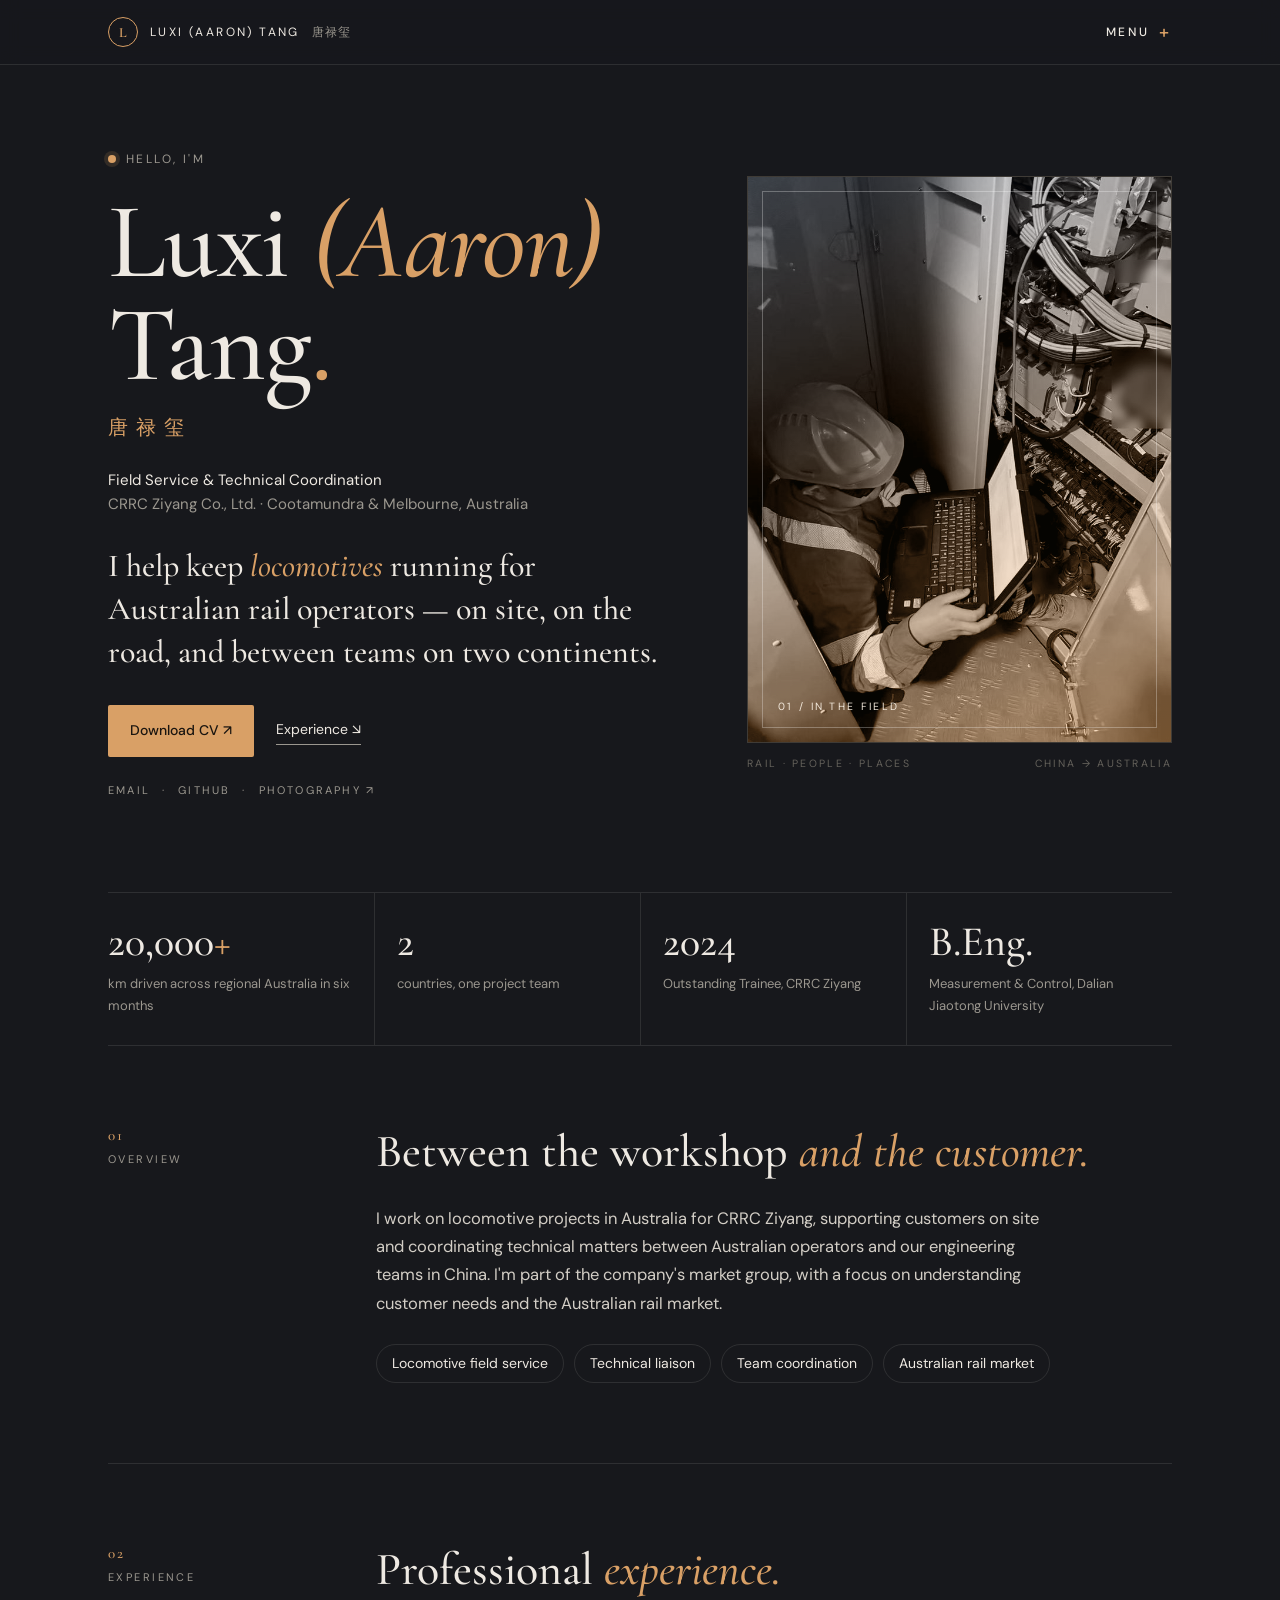
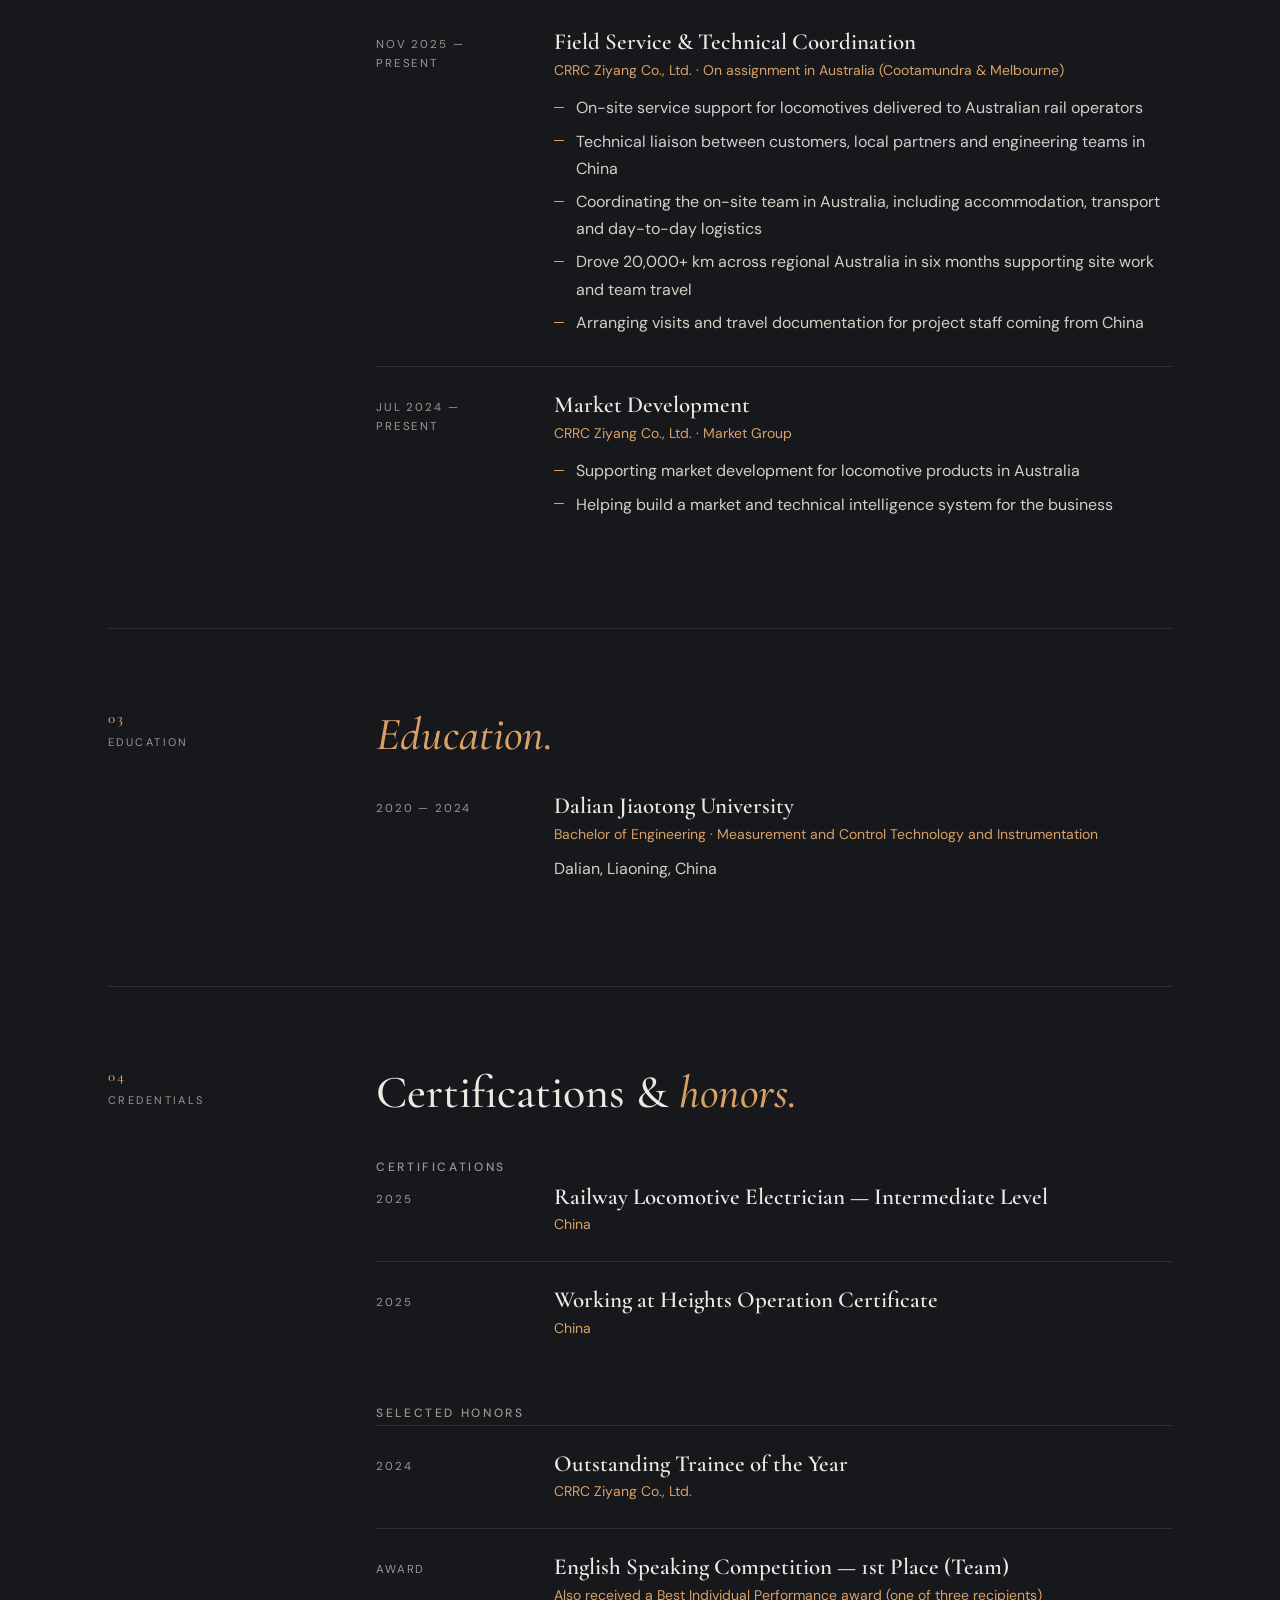
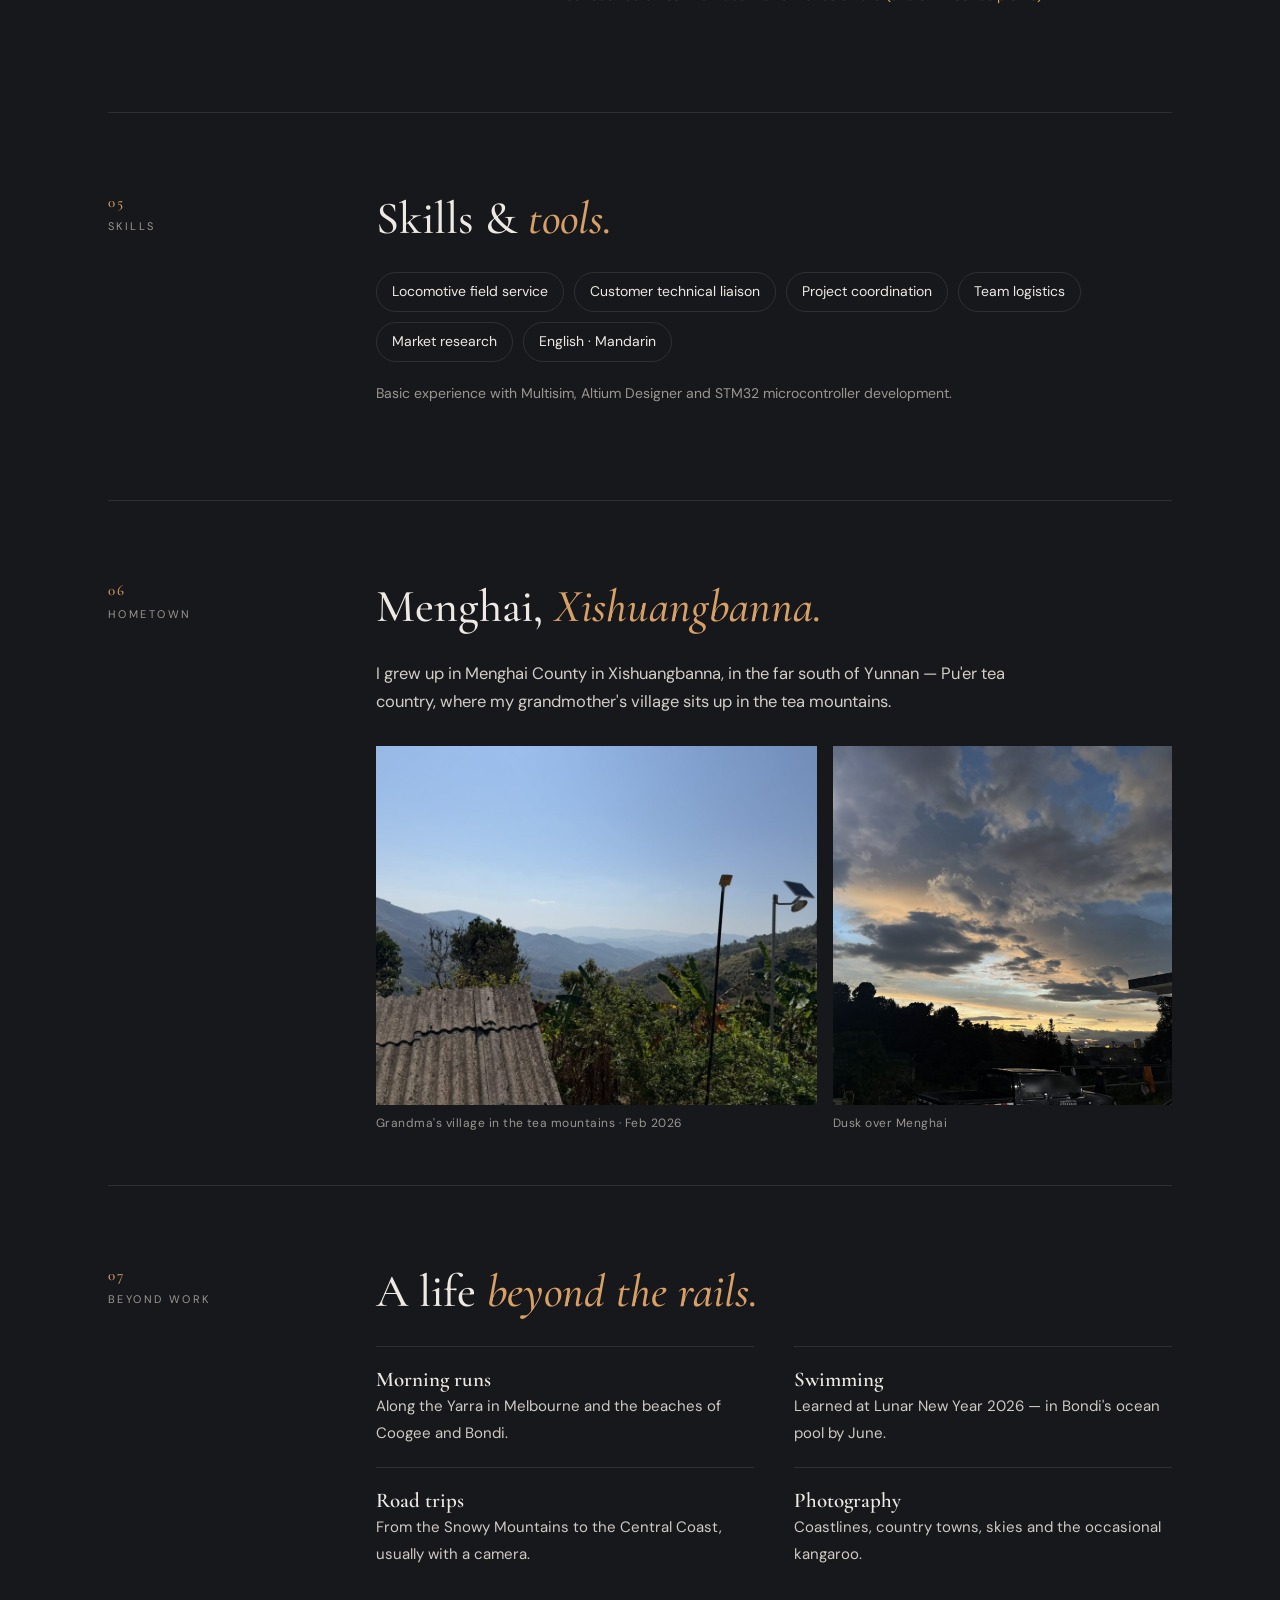
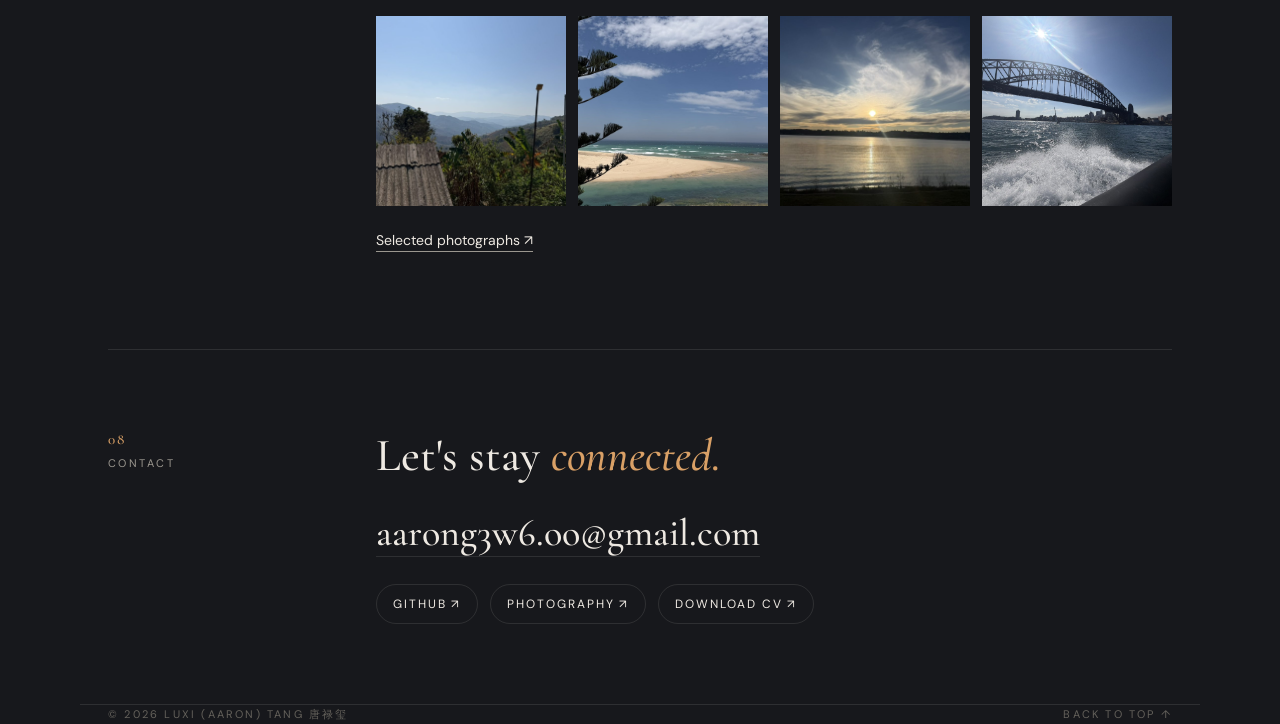
<file: index.html>
<!doctype html>
<html lang="en">
<head>
<meta charset="utf-8">
<meta name="viewport" content="width=device-width, initial-scale=1">
<meta name="theme-color" content="#17181c">
<title>Luxi (Aaron) Tang</title>
<meta name="description" content="Luxi (Aaron) Tang 唐禄玺 — field service and technical coordination for locomotive projects in Australia, CRRC Ziyang Co., Ltd.">
<link rel="preconnect" href="https://fonts.googleapis.com">
<link rel="preconnect" href="https://fonts.gstatic.com" crossorigin>
<link href="https://fonts.googleapis.com/css2?family=Cormorant+Garamond:ital,wght@0,500;0,600;1,500&family=DM+Sans:wght@400;500;600&display=swap" rel="stylesheet">
<link rel="stylesheet" href="style.css">
</head>
<body id="top">
<header class="bar">
  <div class="wrap">
    <a class="brand" href="index.html"><span class="mark">L</span><span class="full">Luxi (Aaron) Tang</span><span class="cn">唐禄玺</span></a>
    <button type="button" class="menubtn" id="menubtn" aria-expanded="false" aria-controls="menu">Menu <i>+</i></button>
  </div>
</header>
<nav class="menu" id="menu" aria-label="Site">
  <div class="wrap">
    <div class="lbl">Explore / Luxi Tang</div>
    <ol><li><a href="#overview"><small>01</small>Overview<span class="arr">↘</span></a></li><li><a href="#experience"><small>02</small>Experience<span class="arr">↘</span></a></li><li><a href="#education"><small>03</small>Education<span class="arr">↘</span></a></li><li><a href="#honors"><small>04</small>Certifications &amp; honors<span class="arr">↘</span></a></li><li><a href="#skills"><small>05</small>Skills<span class="arr">↘</span></a></li><li><a href="#hometown"><small>06</small>Menghai, Xishuangbanna<span class="arr">↘</span></a></li><li><a href="photography.html"><small>07</small>Photography<span class="arr">↗</span></a></li><li><a href="Luxi_Tang_CV.pdf" download><small>08</small>Download CV<span class="arr">↗</span></a></li></ol>
  </div>
</nav>

<main class="wrap">

  <div class="hero" id="overview">
    <div>
      <div class="hello">Hello, I'm</div>
      <h1>Luxi <em>(Aaron)</em><br>Tang<span class="dot">.</span></h1>
      <div class="cnname">唐禄玺</div>
      <p class="role">Field Service &amp; Technical Coordination<br><span>CRRC Ziyang Co., Ltd. · Cootamundra &amp; Melbourne, Australia</span></p>
      <p class="lead">I help keep <em>locomotives</em> running for Australian rail operators — on site, on the road, and between teams on two continents.</p>
      <div class="cta">
        <a class="btn" href="Luxi_Tang_CV.pdf" download>Download CV ↗</a>
        <a class="ghost" href="#experience">Experience ↘</a>
      </div>
      <div class="links">
        <a href="mailto:aarong3w6.oo@gmail.com">Email</a><span>·</span>
        <a href="https://github.com/luxi-tang">GitHub</a><span>·</span>
        <a href="photography.html">Photography ↗</a>
      </div>
    </div>
    <div>
      <figure class="frame">
        <img src="img/field.jpg" alt="Luxi Tang working on a locomotive electrical cabinet">
        <figcaption>01 / In the field</figcaption>
      </figure>
      <div class="under"><span>Rail · People · Places</span><span>China → Australia</span></div>
    </div>
  </div>

  <div class="stats">
    <div class="stat"><b>20,000<i>+</i></b><span>km driven across regional Australia in six months</span></div>
    <div class="stat"><b>2</b><span>countries, one project team</span></div>
    <div class="stat"><b>2024</b><span>Outstanding Trainee, CRRC Ziyang</span></div>
    <div class="stat"><b>B.Eng.</b><span>Measurement &amp; Control, Dalian Jiaotong University</span></div>
  </div>

  <section class="block" id="about">
    <div class="label"><b>01</b>Overview</div>
    <div>
      <h2>Between the workshop <em>and the customer.</em></h2>
      <p class="prose">I work on locomotive projects in Australia for CRRC Ziyang, supporting customers on site and coordinating technical matters between Australian operators and our engineering teams in China. I'm part of the company's market group, with a focus on understanding customer needs and the Australian rail market.</p>
      <ul class="chips">
        <li>Locomotive field service</li>
        <li>Technical liaison</li>
        <li>Team coordination</li>
        <li>Australian rail market</li>
      </ul>
    </div>
  </section>

  <section class="block" id="experience">
    <div class="label"><b>02</b>Experience</div>
    <div>
      <h2>Professional <em>experience.</em></h2>
      <div class="entry">
        <div class="when">Nov 2025 — Present</div>
        <div>
          <h3>Field Service &amp; Technical Coordination</h3>
          <div class="org">CRRC Ziyang Co., Ltd. · On assignment in Australia (Cootamundra &amp; Melbourne)</div>
          <ul>
            <li>On-site service support for locomotives delivered to Australian rail operators</li>
            <li>Technical liaison between customers, local partners and engineering teams in China</li>
            <li>Coordinating the on-site team in Australia, including accommodation, transport and day-to-day logistics</li>
            <li>Drove 20,000+ km across regional Australia in six months supporting site work and team travel</li>
            <li>Arranging visits and travel documentation for project staff coming from China</li>
          </ul>
        </div>
      </div>
      <div class="entry">
        <div class="when">Jul 2024 — Present</div>
        <div>
          <h3>Market Development</h3>
          <div class="org">CRRC Ziyang Co., Ltd. · Market Group</div>
          <ul>
            <li>Supporting market development for locomotive products in Australia</li>
            <li>Helping build a market and technical intelligence system for the business</li>
          </ul>
        </div>
      </div>
    </div>
  </section>

  <section class="block" id="education">
    <div class="label"><b>03</b>Education</div>
    <div>
      <h2><em>Education.</em></h2>
      <div class="entry">
        <div class="when">2020 — 2024</div>
        <div>
          <h3>Dalian Jiaotong University</h3>
          <div class="org">Bachelor of Engineering · Measurement and Control Technology and Instrumentation</div>
          <p>Dalian, Liaoning, China</p>
        </div>
      </div>
    </div>
  </section>

  <section class="block" id="honors">
    <div class="label"><b>04</b>Credentials</div>
    <div>
      <h2>Certifications &amp; <em>honors.</em></h2>
      <h3 class="sub">Certifications</h3>
      <div class="entry">
        <div class="when">2025</div>
        <div><h3>Railway Locomotive Electrician — Intermediate Level</h3><div class="org">China</div></div>
      </div>
      <div class="entry">
        <div class="when">2025</div>
        <div><h3>Working at Heights Operation Certificate</h3><div class="org">China</div></div>
      </div>
      <h3 class="sub">Selected honors</h3>
      <div class="entry">
        <div class="when">2024</div>
        <div><h3>Outstanding Trainee of the Year</h3><div class="org">CRRC Ziyang Co., Ltd.</div></div>
      </div>
      <div class="entry">
        <div class="when">Award</div>
        <div><h3>English Speaking Competition — 1st Place (Team)</h3><div class="org">Also received a Best Individual Performance award (one of three recipients)</div></div>
      </div>
    </div>
  </section>

  <section class="block" id="skills">
    <div class="label"><b>05</b>Skills</div>
    <div>
      <h2>Skills &amp; <em>tools.</em></h2>
      <ul class="chips" style="margin-top:0">
        <li>Locomotive field service</li>
        <li>Customer technical liaison</li>
        <li>Project coordination</li>
        <li>Team logistics</li>
        <li>Market research</li>
        <li>English · Mandarin</li>
      </ul>
      <p class="note">Basic experience with Multisim, Altium Designer and STM32 microcontroller development.</p>
    </div>
  </section>

  <section class="block" id="hometown">
    <div class="label"><b>06</b>Hometown</div>
    <div>
      <h2>Menghai, <em>Xishuangbanna.</em></h2>
      <p class="prose">I grew up in Menghai County in Xishuangbanna, in the far south of Yunnan — Pu'er tea country, where my grandmother's village sits up in the tea mountains.</p>
      <div class="home-grid">
        <figure><img loading="lazy" src="img/hometown.jpg" alt="Grandma's village in the tea mountains of Menghai"><figcaption>Grandma's village in the tea mountains · Feb 2026</figcaption></figure>
        <figure><img loading="lazy" src="img/hometown-dusk.jpg" alt="Dusk over Menghai"><figcaption>Dusk over Menghai</figcaption></figure>
      </div>
    </div>
  </section>

  <section class="block" id="life">
    <div class="label"><b>07</b>Beyond work</div>
    <div>
      <h2>A life <em>beyond the rails.</em></h2>
      <div class="life">
        <div><b>Morning runs</b><span>Along the Yarra in Melbourne and the beaches of Coogee and Bondi.</span></div>
        <div><b>Swimming</b><span>Learned at Lunar New Year 2026 — in Bondi's ocean pool by June.</span></div>
        <div><b>Road trips</b><span>From the Snowy Mountains to the Central Coast, usually with a camera.</span></div>
        <div><b>Photography</b><span>Coastlines, country towns, skies and the occasional kangaroo.</span></div>
      </div>
      <div class="strip"><a href="photography.html"><img loading="lazy" src="gallery/24-grandmas-village.jpg" alt=""></a><a href="photography.html"><img loading="lazy" src="gallery/09-the-entrance.jpg" alt=""></a><a href="photography.html"><img loading="lazy" src="gallery/47-lake-albert-sunset.jpg" alt=""></a><a href="photography.html"><img loading="lazy" src="gallery/41-harbour-bridge.jpg" alt=""></a></div>
      <p style="margin-top:20px"><a class="ghost" href="photography.html">Selected photographs ↗</a></p>
    </div>
  </section>

  <section class="block contact" id="contact">
    <div class="label"><b>08</b>Contact</div>
    <div>
      <h2>Let's stay <em>connected.</em></h2>
      <p><a class="big" href="mailto:aarong3w6.oo@gmail.com">aarong3w6.oo@gmail.com</a></p>
      <div class="iconrow">
        <a href="https://github.com/luxi-tang">GitHub ↗</a>
        <a href="photography.html">Photography ↗</a>
        <a href="Luxi_Tang_CV.pdf" download>Download CV ↗</a>
      </div>
    </div>
  </section>
</main>
<footer class="wrap">
  <span>© 2026 Luxi (Aaron) Tang 唐禄玺</span>
  <a href="#top">Back to top ↑</a>
</footer>
<script>
(function(){var b=document.getElementById('menubtn'),m=document.getElementById('menu');
function set(o){document.body.classList.toggle('menu-open',o);b.setAttribute('aria-expanded',o);}
b.addEventListener('click',function(){set(!document.body.classList.contains('menu-open'));});
m.addEventListener('click',function(e){if(e.target.closest('a'))set(false);});
document.addEventListener('keydown',function(e){if(e.key==='Escape')set(false);});})();
</script>
</body>
</html>
</file>
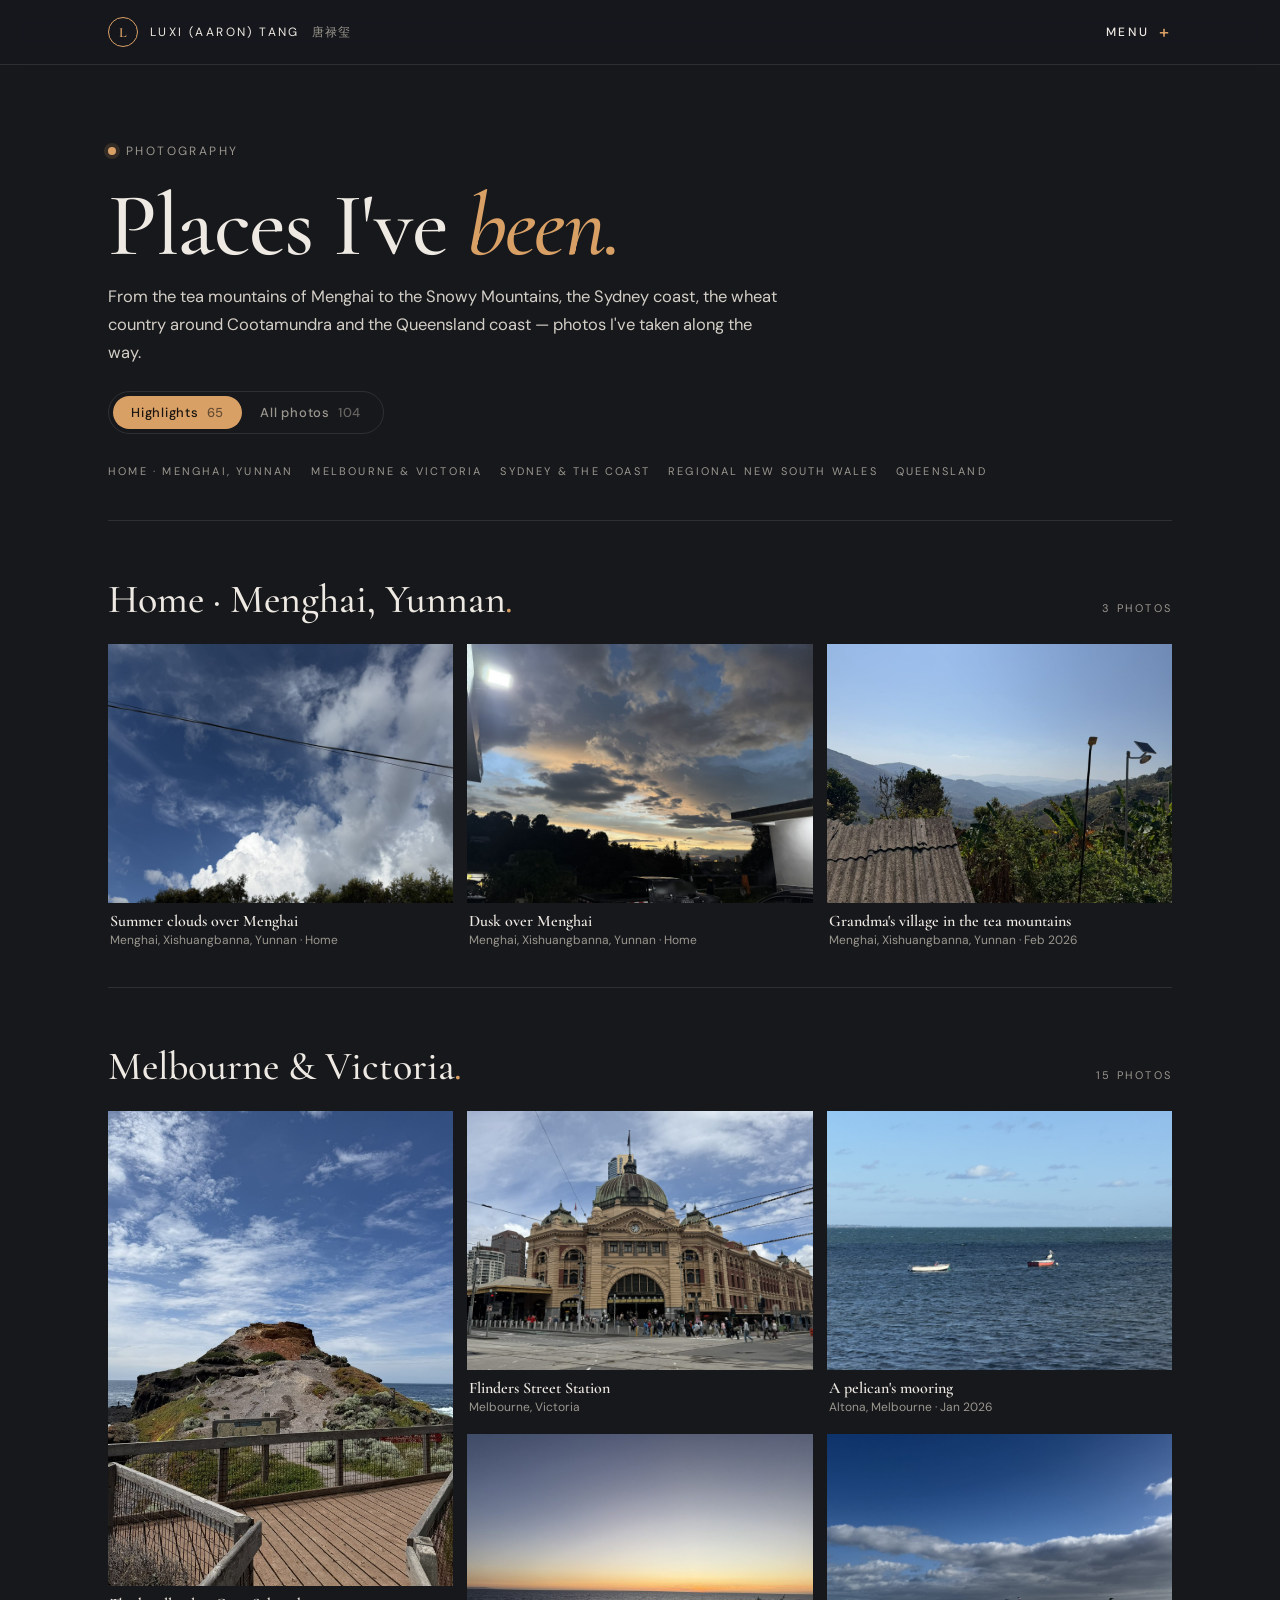
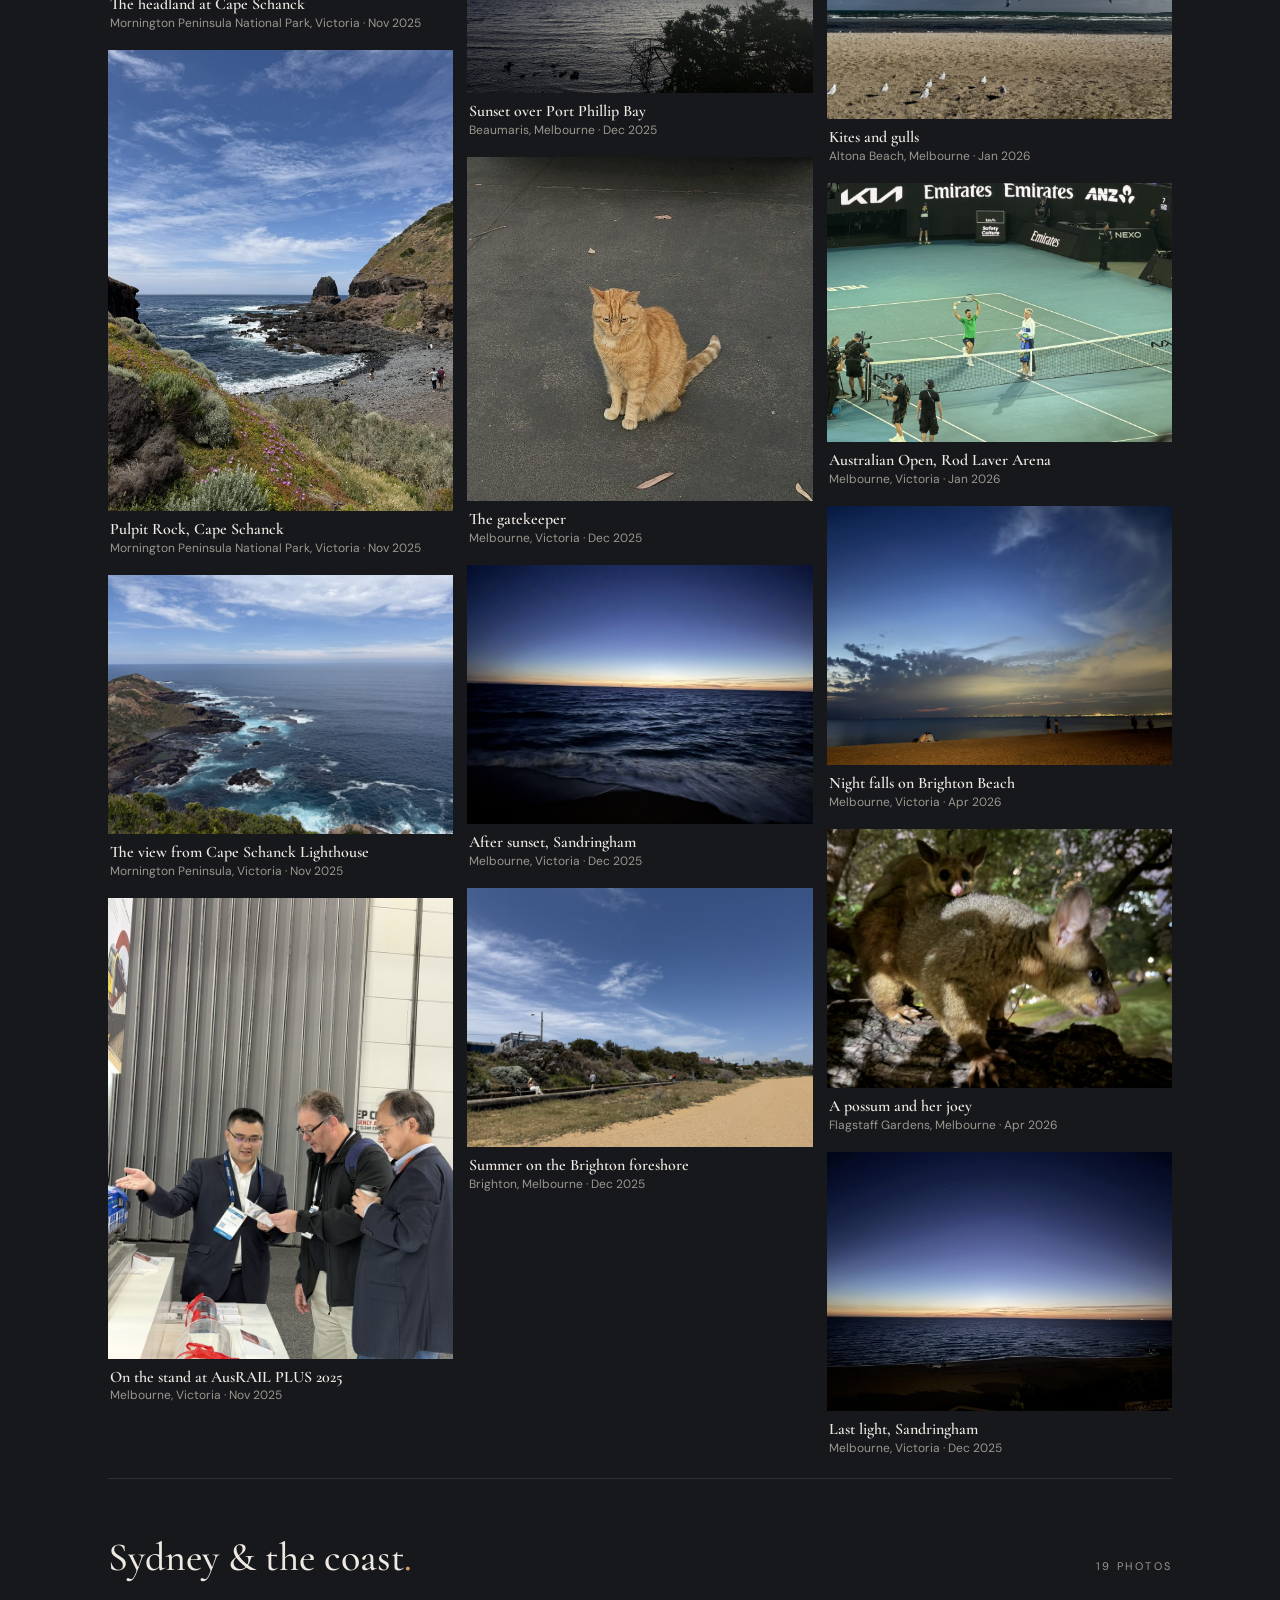
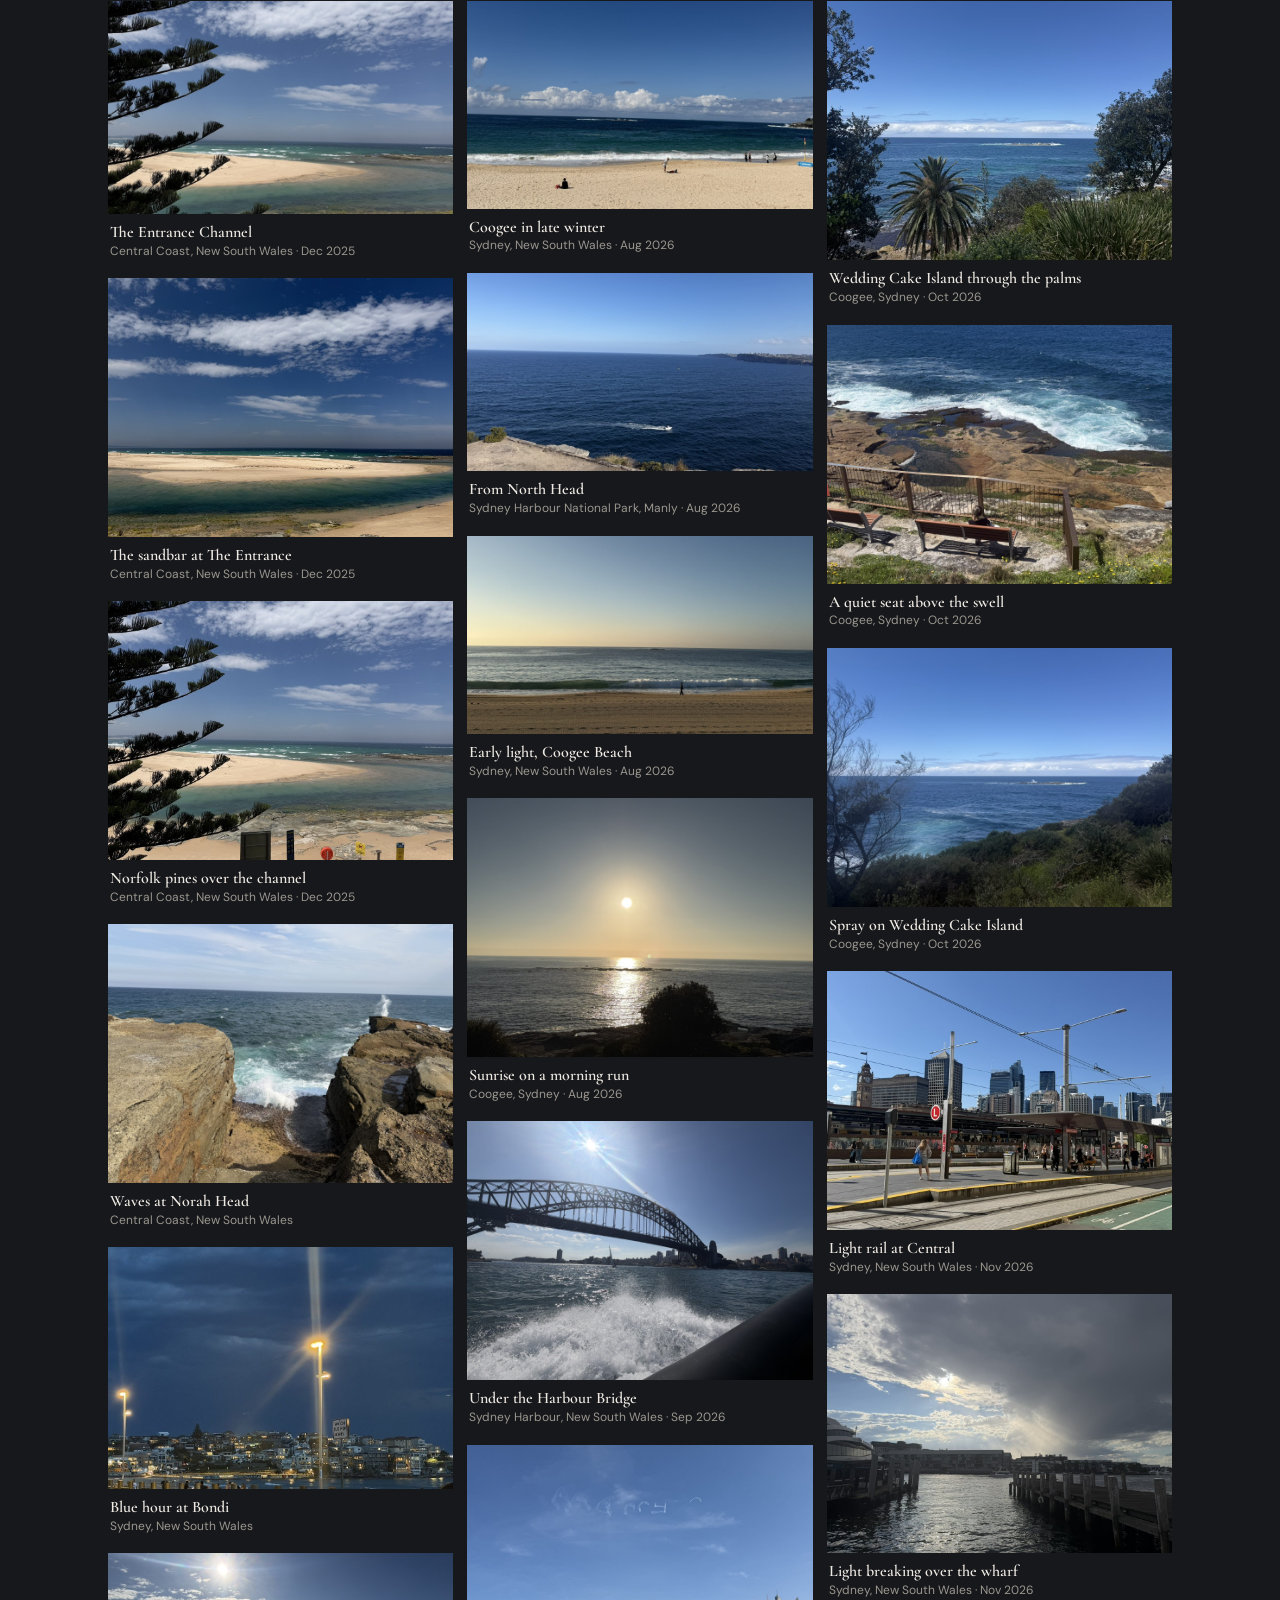
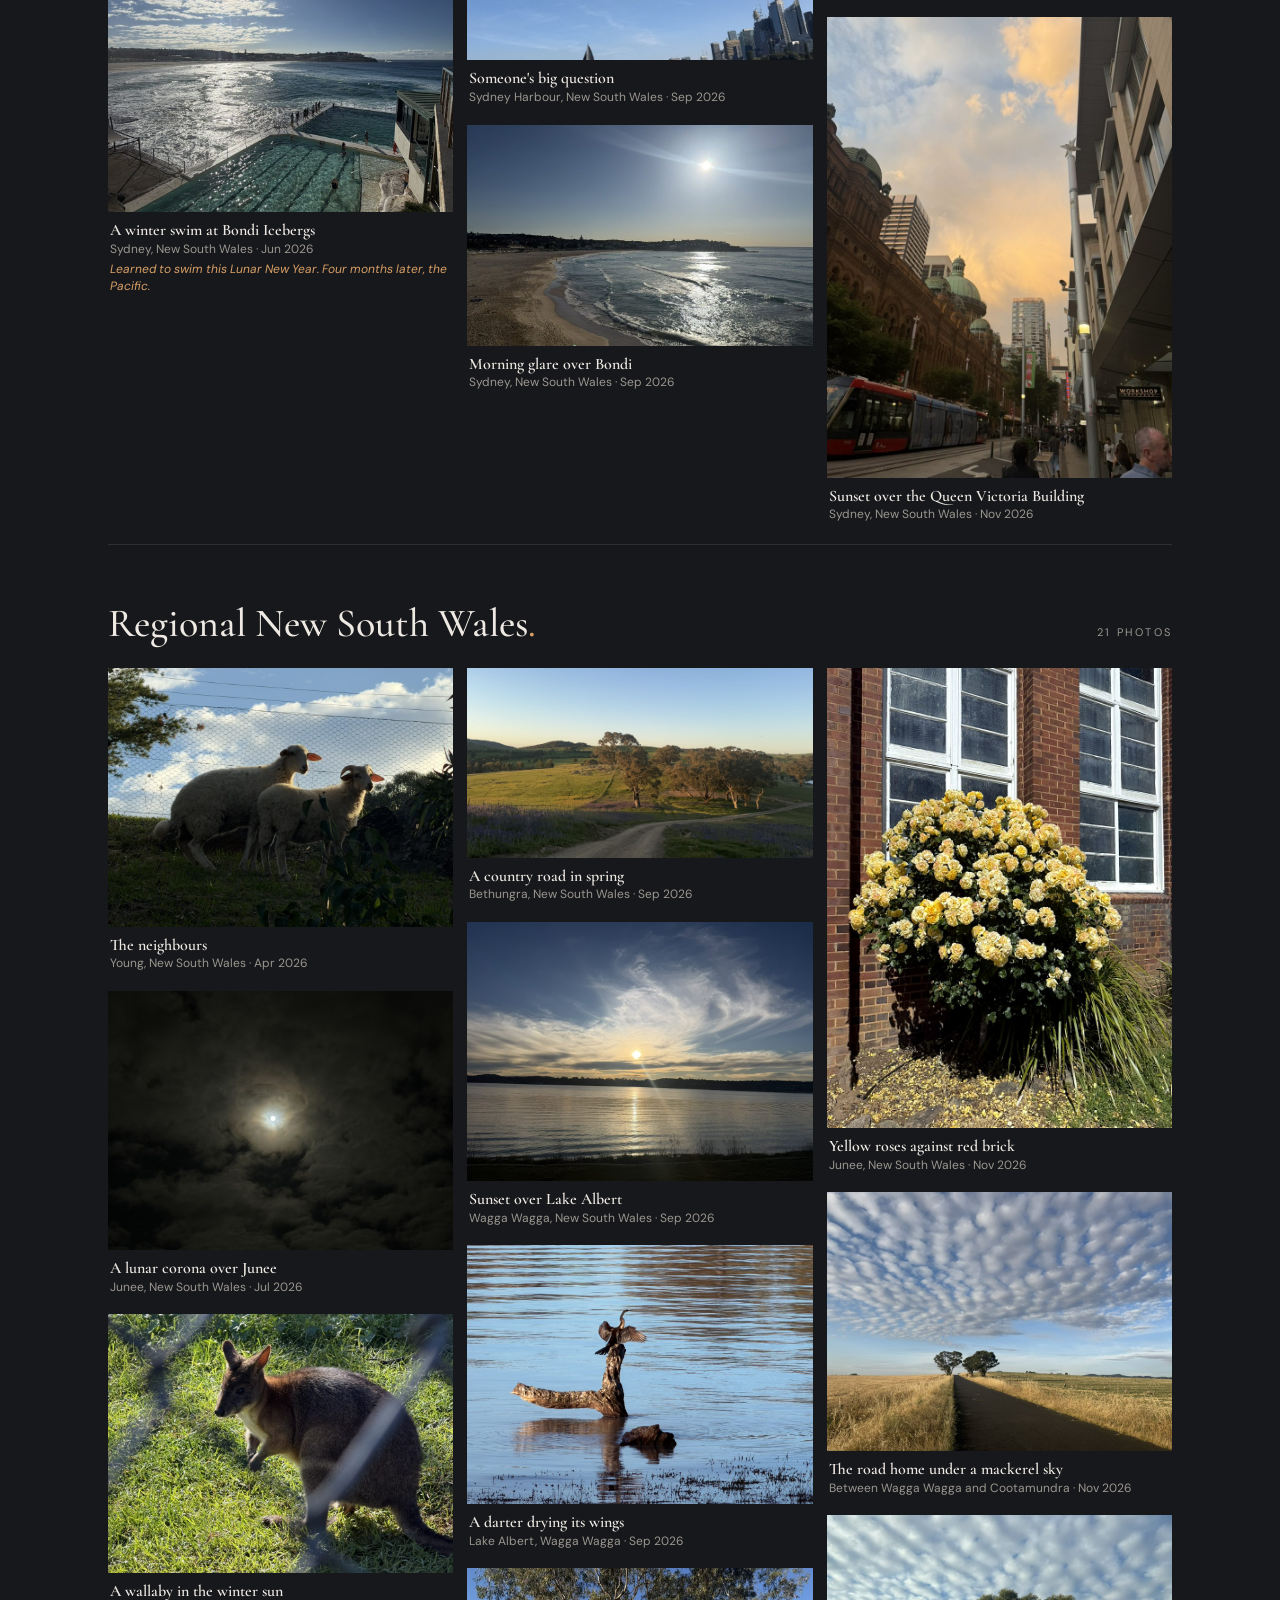
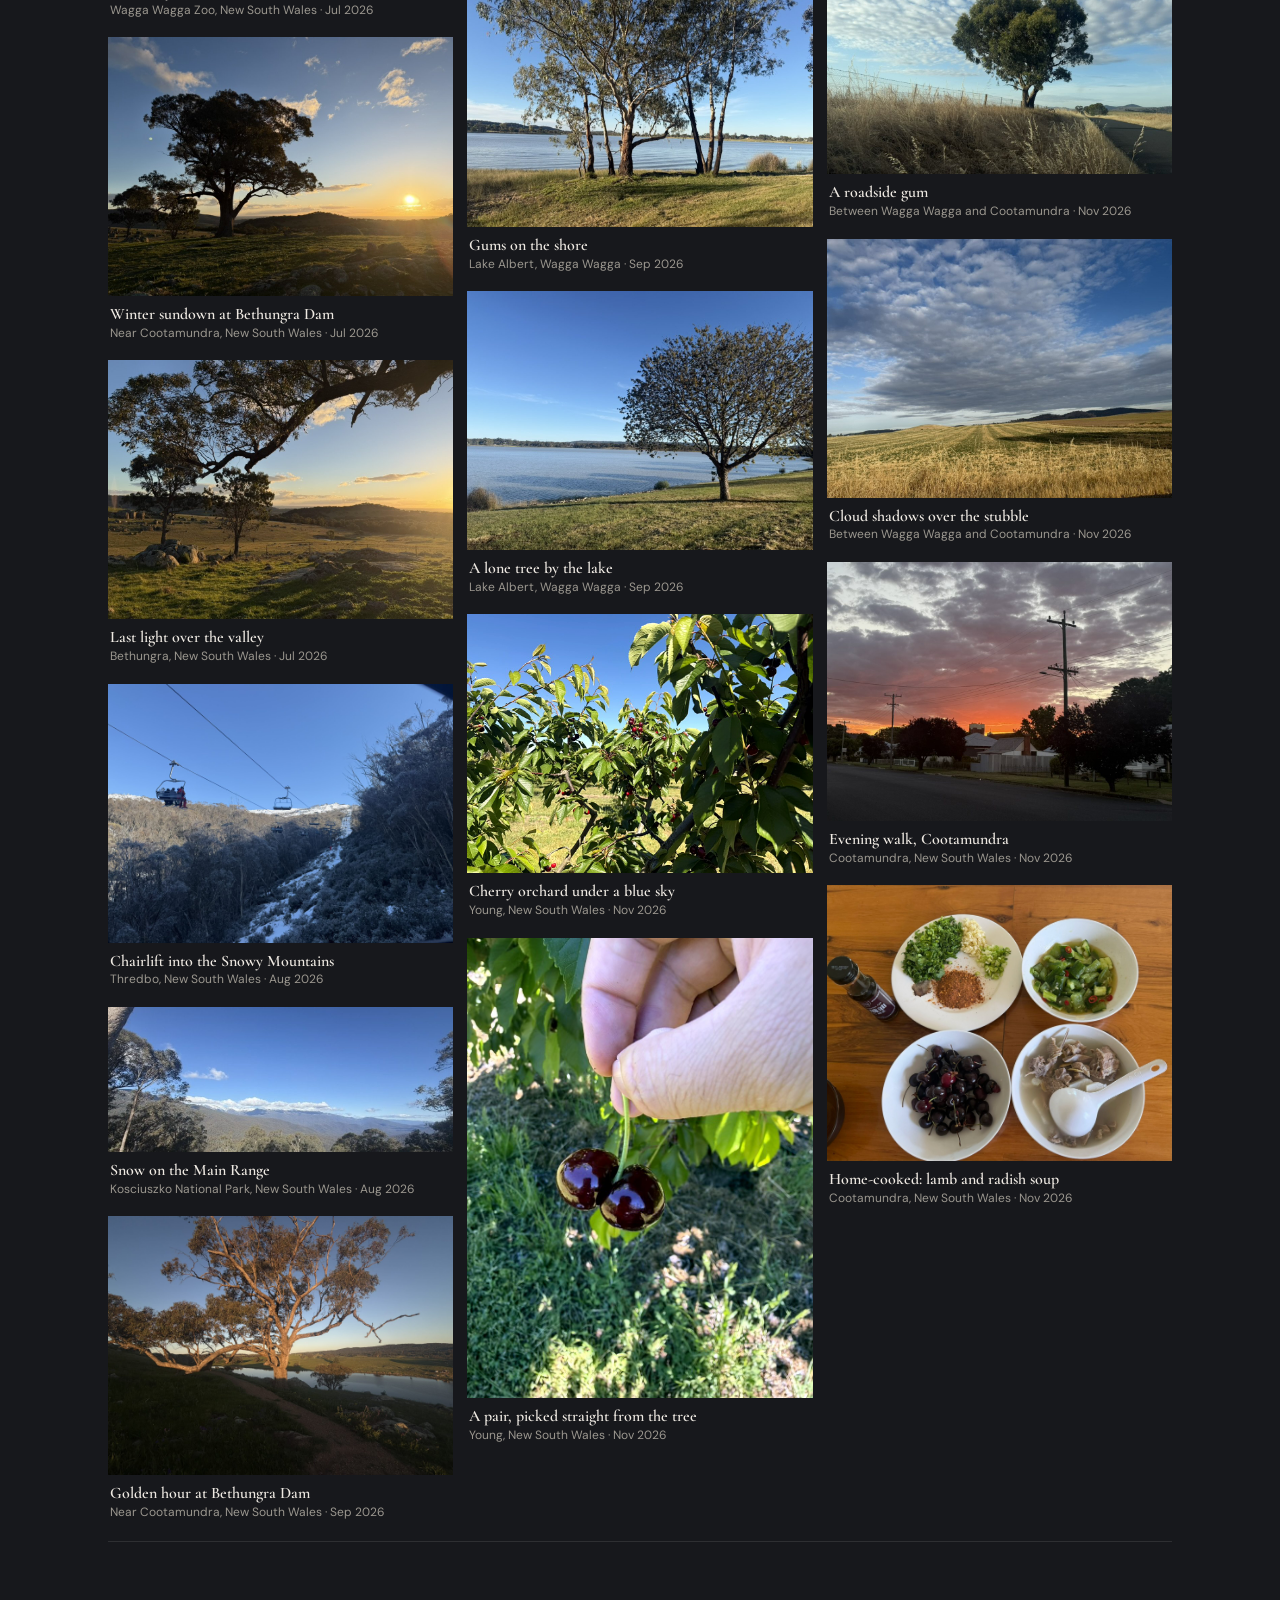
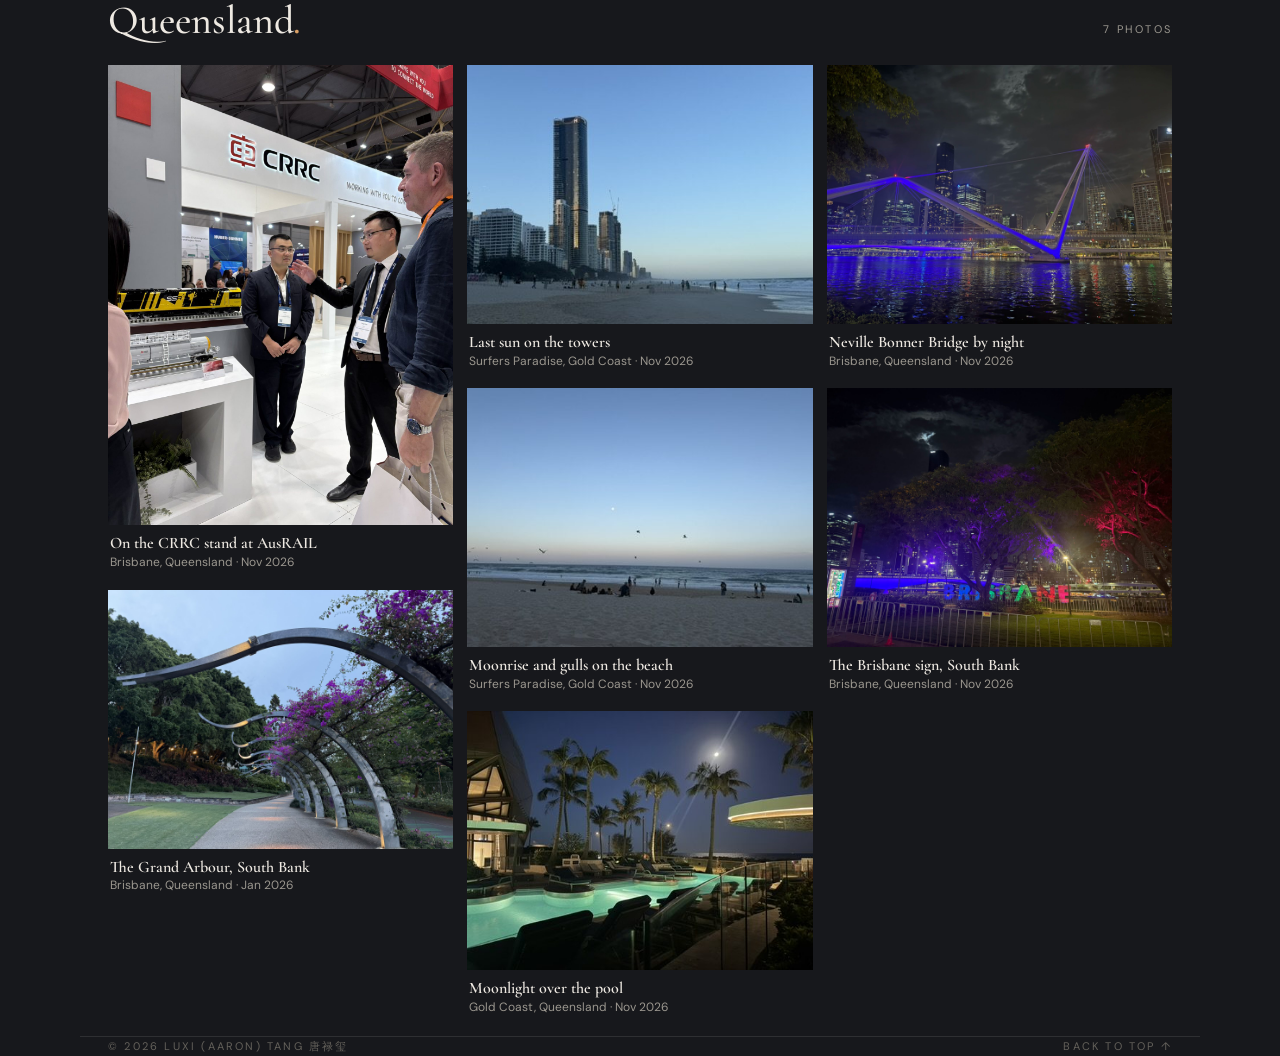
<file: photography.html>
<!doctype html>
<html lang="en">
<head>
<meta charset="utf-8">
<meta name="viewport" content="width=device-width, initial-scale=1">
<meta name="theme-color" content="#17181c">
<title>Photography · Luxi Tang</title>
<meta name="description" content="Photographs by Luxi (Aaron) Tang — Menghai, Melbourne, Sydney, regional New South Wales and Queensland.">
<link rel="preconnect" href="https://fonts.googleapis.com">
<link rel="preconnect" href="https://fonts.gstatic.com" crossorigin>
<link href="https://fonts.googleapis.com/css2?family=Cormorant+Garamond:ital,wght@0,500;0,600;1,500&family=DM+Sans:wght@400;500;600&display=swap" rel="stylesheet">
<link rel="stylesheet" href="style.css">
</head>
<body id="top">
<header class="bar">
  <div class="wrap">
    <a class="brand" href="index.html"><span class="mark">L</span><span class="full">Luxi (Aaron) Tang</span><span class="cn">唐禄玺</span></a>
    <button type="button" class="menubtn" id="menubtn" aria-expanded="false" aria-controls="menu">Menu <i>+</i></button>
  </div>
</header>
<nav class="menu" id="menu" aria-label="Site">
  <div class="wrap">
    <div class="lbl">Explore / Luxi Tang</div>
    <ol><li><a href="index.html#overview"><small>01</small>Overview<span class="arr">↘</span></a></li><li><a href="index.html#experience"><small>02</small>Experience<span class="arr">↘</span></a></li><li><a href="index.html#education"><small>03</small>Education<span class="arr">↘</span></a></li><li><a href="index.html#honors"><small>04</small>Certifications &amp; honors<span class="arr">↘</span></a></li><li><a href="index.html#skills"><small>05</small>Skills<span class="arr">↘</span></a></li><li><a href="index.html#hometown"><small>06</small>Menghai, Xishuangbanna<span class="arr">↘</span></a></li><li><a href="photography.html"><small>07</small>Photography<span class="arr">↗</span></a></li><li><a href="Luxi_Tang_CV.pdf" download><small>08</small>Download CV<span class="arr">↗</span></a></li></ol>
  </div>
</nav>

<main class="wrap">
  <div class="phead">
    <div class="hello">Photography</div>
    <h1>Places I've <em>been.</em></h1>
    <p class="prose">From the tea mountains of Menghai to the Snowy Mountains, the Sydney coast, the wheat country around Cootamundra and the Queensland coast — photos I've taken along the way.</p>
    <div class="gtabs" role="tablist">
      <button type="button" class="gtab on" data-mode="hl" role="tab" aria-selected="true">Highlights <span>65</span></button>
      <button type="button" class="gtab" data-mode="all" role="tab" aria-selected="false">All photos <span>104</span></button>
    </div>
    <div class="gjump"><a href="#g0">Home · Menghai, Yunnan</a><a href="#g1">Melbourne &amp; Victoria</a><a href="#g2">Sydney &amp; the coast</a><a href="#g3">Regional New South Wales</a><a href="#g4">Queensland</a></div>
  </div>
  <div class="mode-hl" id="gwrap"><section class="ggroup" id="g0"><div class="ghead"><h2>Home · Menghai, Yunnan<em>.</em></h2><small>4 photos</small></div><div class="grid"><figure class="gitem" data-hl="0"><button type="button" class="gbtn" aria-label="Open photo: Night sky over Menghai"><img loading="lazy" src="gallery/01-menghai-night-sky.jpg" width="1024" height="768" alt="Night sky over Menghai"></button><figcaption><b>Night sky over Menghai</b><span>Menghai, Xishuangbanna, Yunnan · Home</span></figcaption></figure><figure class="gitem" data-hl="1"><button type="button" class="gbtn" aria-label="Open photo: Summer clouds over Menghai"><img loading="lazy" src="gallery/02-menghai-day-sky.jpg" width="1600" height="1200" alt="Summer clouds over Menghai"></button><figcaption><b>Summer clouds over Menghai</b><span>Menghai, Xishuangbanna, Yunnan · Home</span></figcaption></figure><figure class="gitem" data-hl="1"><button type="button" class="gbtn" aria-label="Open photo: Dusk over Menghai"><img loading="lazy" src="gallery/03-menghai-dusk.jpg" width="1600" height="1200" alt="Dusk over Menghai"></button><figcaption><b>Dusk over Menghai</b><span>Menghai, Xishuangbanna, Yunnan · Home</span></figcaption></figure><figure class="gitem" data-hl="1"><button type="button" class="gbtn" aria-label="Open photo: Grandma&#x27;s village in the tea mountains"><img loading="lazy" src="gallery/24-grandmas-village.jpg" width="1024" height="768" alt="Grandma&#x27;s village in the tea mountains"></button><figcaption><b>Grandma&#x27;s village in the tea mountains</b><span>Menghai, Xishuangbanna, Yunnan · Feb 2026</span></figcaption></figure></div></section><section class="ggroup" id="g1"><div class="ghead"><h2>Melbourne &amp; Victoria<em>.</em></h2><small>19 photos</small></div><div class="grid"><figure class="gitem" data-hl="1"><button type="button" class="gbtn" aria-label="Open photo: The headland at Cape Schanck"><img loading="lazy" src="gallery/04-cape-schanck.jpg" width="1163" height="1600" alt="The headland at Cape Schanck"></button><figcaption><b>The headland at Cape Schanck</b><span>Mornington Peninsula National Park, Victoria · Nov 2025</span></figcaption></figure><figure class="gitem" data-hl="1"><button type="button" class="gbtn" aria-label="Open photo: Pulpit Rock, Cape Schanck"><img loading="lazy" src="gallery/05-pulpit-rock.jpg" width="1200" height="1600" alt="Pulpit Rock, Cape Schanck"></button><figcaption><b>Pulpit Rock, Cape Schanck</b><span>Mornington Peninsula National Park, Victoria · Nov 2025</span></figcaption></figure><figure class="gitem" data-hl="1"><button type="button" class="gbtn" aria-label="Open photo: The view from Cape Schanck Lighthouse"><img loading="lazy" src="gallery/06-cape-schanck-coast.jpg" width="1600" height="1200" alt="The view from Cape Schanck Lighthouse"></button><figcaption><b>The view from Cape Schanck Lighthouse</b><span>Mornington Peninsula, Victoria · Nov 2025</span></figcaption></figure><figure class="gitem" data-hl="1"><button type="button" class="gbtn" aria-label="Open photo: On the stand at AusRAIL PLUS 2025"><img loading="lazy" src="gallery/07-ausrail-expo.jpg" width="768" height="1024" alt="On the stand at AusRAIL PLUS 2025"></button><figcaption><b>On the stand at AusRAIL PLUS 2025</b><span>Melbourne, Victoria · Nov 2025</span></figcaption></figure><figure class="gitem" data-hl="1"><button type="button" class="gbtn" aria-label="Open photo: Flinders Street Station"><img loading="lazy" src="gallery/08-flinders-street.jpg" width="1600" height="1200" alt="Flinders Street Station"></button><figcaption><b>Flinders Street Station</b><span>Melbourne, Victoria</span></figcaption></figure><figure class="gitem" data-hl="1"><button type="button" class="gbtn" aria-label="Open photo: Sunset over Port Phillip Bay"><img loading="lazy" src="gallery/13-beaumaris-sunset.jpg" width="1024" height="768" alt="Sunset over Port Phillip Bay"></button><figcaption><b>Sunset over Port Phillip Bay</b><span>Beaumaris, Melbourne · Dec 2025</span></figcaption></figure><figure class="gitem" data-hl="1"><button type="button" class="gbtn" aria-label="Open photo: The gatekeeper"><img loading="lazy" src="gallery/14-melbourne-cat.jpg" width="688" height="684" alt="The gatekeeper"></button><figcaption><b>The gatekeeper</b><span>Melbourne, Victoria · Dec 2025</span></figcaption></figure><figure class="gitem" data-hl="1"><button type="button" class="gbtn" aria-label="Open photo: After sunset, Sandringham"><img loading="lazy" src="gallery/15-sandringham-blue.jpg" width="1024" height="768" alt="After sunset, Sandringham"></button><figcaption><b>After sunset, Sandringham</b><span>Melbourne, Victoria · Dec 2025</span></figcaption></figure><figure class="gitem" data-hl="1"><button type="button" class="gbtn" aria-label="Open photo: Summer on the Brighton foreshore"><img loading="lazy" src="gallery/68-brighton-foreshore.jpg" width="1600" height="1200" alt="Summer on the Brighton foreshore"></button><figcaption><b>Summer on the Brighton foreshore</b><span>Brighton, Melbourne · Dec 2025</span></figcaption></figure><figure class="gitem" data-hl="0"><button type="button" class="gbtn" aria-label="Open photo: Along the Yarra River"><img loading="lazy" src="gallery/16-yarra-river.jpg" width="799" height="768" alt="Along the Yarra River"></button><figcaption><b>Along the Yarra River</b><span>Melbourne, Victoria · Jan 2026</span></figcaption></figure><figure class="gitem" data-hl="0"><button type="button" class="gbtn" aria-label="Open photo: Rowers on the Yarra, on a morning run"><img loading="lazy" src="gallery/17-yarra-rowers.jpg" width="840" height="768" alt="Rowers on the Yarra, on a morning run"></button><figcaption><b>Rowers on the Yarra, on a morning run</b><span>Kings Domain, Melbourne · Jan 2026</span></figcaption></figure><figure class="gitem" data-hl="1"><button type="button" class="gbtn" aria-label="Open photo: A pelican&#x27;s mooring"><img loading="lazy" src="gallery/20-altona-pelican.jpg" width="1600" height="1200" alt="A pelican&#x27;s mooring"></button><figcaption><b>A pelican&#x27;s mooring</b><span>Altona, Melbourne · Jan 2026</span></figcaption></figure><figure class="gitem" data-hl="1"><button type="button" class="gbtn" aria-label="Open photo: Kites and gulls"><img loading="lazy" src="gallery/21-altona-kites.jpg" width="1600" height="1318" alt="Kites and gulls"></button><figcaption><b>Kites and gulls</b><span>Altona Beach, Melbourne · Jan 2026</span></figcaption></figure><figure class="gitem" data-hl="0"><button type="button" class="gbtn" aria-label="Open photo: Shade by the bay"><img loading="lazy" src="gallery/22-altona-shelter.jpg" width="1600" height="1200" alt="Shade by the bay"></button><figcaption><b>Shade by the bay</b><span>Altona Beach, Melbourne · Jan 2026</span></figcaption></figure><figure class="gitem" data-hl="1"><button type="button" class="gbtn" aria-label="Open photo: Australian Open, Rod Laver Arena"><img loading="lazy" src="gallery/23-australian-open.jpg" width="1024" height="768" alt="Australian Open, Rod Laver Arena"></button><figcaption><b>Australian Open, Rod Laver Arena</b><span>Melbourne, Victoria · Jan 2026</span></figcaption></figure><figure class="gitem" data-hl="1"><button type="button" class="gbtn" aria-label="Open photo: Night falls on Brighton Beach"><img loading="lazy" src="gallery/25-brighton-night.jpg" width="1600" height="1200" alt="Night falls on Brighton Beach"></button><figcaption><b>Night falls on Brighton Beach</b><span>Melbourne, Victoria · Apr 2026</span></figcaption></figure><figure class="gitem" data-hl="1"><button type="button" class="gbtn" aria-label="Open photo: A possum and her joey"><img loading="lazy" src="gallery/26-possums.jpg" width="1024" height="768" alt="A possum and her joey"></button><figcaption><b>A possum and her joey</b><span>Flagstaff Gardens, Melbourne · Apr 2026</span></figcaption></figure><figure class="gitem" data-hl="1"><button type="button" class="gbtn" aria-label="Open photo: Last light, Sandringham"><img loading="lazy" src="gallery/51-sandringham-sunset.jpg" width="1024" height="768" alt="Last light, Sandringham"></button><figcaption><b>Last light, Sandringham</b><span>Melbourne, Victoria · Dec 2025</span></figcaption></figure><figure class="gitem" data-hl="0"><button type="button" class="gbtn" aria-label="Open photo: The cliffs of Cape Schanck"><img loading="lazy" src="gallery/52-cape-schanck-headland.jpg" width="1024" height="768" alt="The cliffs of Cape Schanck"></button><figcaption><b>The cliffs of Cape Schanck</b><span>Mornington Peninsula, Victoria · Nov 2025</span></figcaption></figure></div></section><section class="ggroup" id="g2"><div class="ghead"><h2>Sydney &amp; the coast<em>.</em></h2><small>20 photos</small></div><div class="grid"><figure class="gitem" data-hl="1"><button type="button" class="gbtn" aria-label="Open photo: The Entrance Channel"><img loading="lazy" src="gallery/09-the-entrance.jpg" width="1600" height="984" alt="The Entrance Channel"></button><figcaption><b>The Entrance Channel</b><span>Central Coast, New South Wales · Dec 2025</span></figcaption></figure><figure class="gitem" data-hl="1"><button type="button" class="gbtn" aria-label="Open photo: The sandbar at The Entrance"><img loading="lazy" src="gallery/65-the-entrance-sandbar.jpg" width="1024" height="768" alt="The sandbar at The Entrance"></button><figcaption><b>The sandbar at The Entrance</b><span>Central Coast, New South Wales · Dec 2025</span></figcaption></figure><figure class="gitem" data-hl="1"><button type="button" class="gbtn" aria-label="Open photo: Norfolk pines over the channel"><img loading="lazy" src="gallery/66-the-entrance-pines.jpg" width="1024" height="768" alt="Norfolk pines over the channel"></button><figcaption><b>Norfolk pines over the channel</b><span>Central Coast, New South Wales · Dec 2025</span></figcaption></figure><figure class="gitem" data-hl="0"><button type="button" class="gbtn" aria-label="Open photo: Wading the shallows"><img loading="lazy" src="gallery/67-the-entrance-waders.jpg" width="1024" height="768" alt="Wading the shallows"></button><figcaption><b>Wading the shallows</b><span>Central Coast, New South Wales · Dec 2025</span></figcaption></figure><figure class="gitem" data-hl="1"><button type="button" class="gbtn" aria-label="Open photo: Waves at Norah Head"><img loading="lazy" src="gallery/10-norah-head.jpg" width="1600" height="1200" alt="Waves at Norah Head"></button><figcaption><b>Waves at Norah Head</b><span>Central Coast, New South Wales</span></figcaption></figure><figure class="gitem" data-hl="1"><button type="button" class="gbtn" aria-label="Open photo: Blue hour at Bondi"><img loading="lazy" src="gallery/12-bondi-dusk.jpg" width="943" height="660" alt="Blue hour at Bondi"></button><figcaption><b>Blue hour at Bondi</b><span>Sydney, New South Wales</span></figcaption></figure><figure class="gitem" data-hl="1"><button type="button" class="gbtn" aria-label="Open photo: A winter swim at Bondi Icebergs"><img loading="lazy" src="gallery/28-bondi-icebergs.jpg" width="1024" height="768" alt="A winter swim at Bondi Icebergs"></button><figcaption><b>A winter swim at Bondi Icebergs</b><span>Sydney, New South Wales · Jun 2026</span><span class="gnote">Learned to swim this Lunar New Year. Four months later, the Pacific.</span></figcaption></figure><figure class="gitem" data-hl="0"><button type="button" class="gbtn" aria-label="Open photo: Whale watching off Sydney"><img loading="lazy" src="gallery/29-whale.jpg" width="1024" height="300" alt="Whale watching off Sydney"></button><figcaption><b>Whale watching off Sydney</b><span>Sydney, New South Wales · Jun 2026</span></figcaption></figure><figure class="gitem" data-hl="1"><button type="button" class="gbtn" aria-label="Open photo: Coogee in late winter"><img loading="lazy" src="gallery/37-coogee.jpg" width="1600" height="960" alt="Coogee in late winter"></button><figcaption><b>Coogee in late winter</b><span>Sydney, New South Wales · Aug 2026</span></figcaption></figure><figure class="gitem" data-hl="1"><button type="button" class="gbtn" aria-label="Open photo: From North Head"><img loading="lazy" src="gallery/38-north-head.jpg" width="1600" height="920" alt="From North Head"></button><figcaption><b>From North Head</b><span>Sydney Harbour National Park, Manly · Aug 2026</span></figcaption></figure><figure class="gitem" data-hl="1"><button type="button" class="gbtn" aria-label="Open photo: Early light, Coogee Beach"><img loading="lazy" src="gallery/39-coogee-walker.jpg" width="1600" height="920" alt="Early light, Coogee Beach"></button><figcaption><b>Early light, Coogee Beach</b><span>Sydney, New South Wales · Aug 2026</span></figcaption></figure><figure class="gitem" data-hl="1"><button type="button" class="gbtn" aria-label="Open photo: Sunrise on a morning run"><img loading="lazy" src="gallery/40-coogee-sunrise.jpg" width="1600" height="1200" alt="Sunrise on a morning run"></button><figcaption><b>Sunrise on a morning run</b><span>Coogee, Sydney · Aug 2026</span></figcaption></figure><figure class="gitem" data-hl="1"><button type="button" class="gbtn" aria-label="Open photo: Under the Harbour Bridge"><img loading="lazy" src="gallery/41-harbour-bridge.jpg" width="1600" height="1200" alt="Under the Harbour Bridge"></button><figcaption><b>Under the Harbour Bridge</b><span>Sydney Harbour, New South Wales · Sep 2026</span></figcaption></figure><figure class="gitem" data-hl="1"><button type="button" class="gbtn" aria-label="Open photo: Someone&#x27;s big question"><img loading="lazy" src="gallery/42-skywriting.jpg" width="1600" height="1000" alt="Someone&#x27;s big question"></button><figcaption><b>Someone&#x27;s big question</b><span>Sydney Harbour, New South Wales · Sep 2026</span></figcaption></figure><figure class="gitem" data-hl="1"><button type="button" class="gbtn" aria-label="Open photo: Morning glare over Bondi"><img loading="lazy" src="gallery/43-bondi-morning.jpg" width="1024" height="655" alt="Morning glare over Bondi"></button><figcaption><b>Morning glare over Bondi</b><span>Sydney, New South Wales · Sep 2026</span></figcaption></figure><figure class="gitem" data-hl="1"><button type="button" class="gbtn" aria-label="Open photo: Wedding Cake Island through the palms"><img loading="lazy" src="gallery/50-wedding-cake-island.jpg" width="1024" height="768" alt="Wedding Cake Island through the palms"></button><figcaption><b>Wedding Cake Island through the palms</b><span>Coogee, Sydney · Oct 2026</span></figcaption></figure><figure class="gitem" data-hl="1"><button type="button" class="gbtn" aria-label="Open photo: A quiet seat above the swell"><img loading="lazy" src="gallery/73-coogee-bench.jpg" width="1600" height="1200" alt="A quiet seat above the swell"></button><figcaption><b>A quiet seat above the swell</b><span>Coogee, Sydney · Oct 2026</span></figcaption></figure><figure class="gitem" data-hl="0"><button type="button" class="gbtn" aria-label="Open photo: Shallows at The Entrance"><img loading="lazy" src="gallery/53-the-entrance-calm.jpg" width="1024" height="768" alt="Shallows at The Entrance"></button><figcaption><b>Shallows at The Entrance</b><span>Central Coast, New South Wales · Dec 2025</span></figcaption></figure><figure class="gitem" data-hl="0"><button type="button" class="gbtn" aria-label="Open photo: Bondi Bay from the cliffs"><img loading="lazy" src="gallery/54-bondi-bay.jpg" width="1024" height="768" alt="Bondi Bay from the cliffs"></button><figcaption><b>Bondi Bay from the cliffs</b><span>Sydney, New South Wales · May 2026</span></figcaption></figure><figure class="gitem" data-hl="1"><button type="button" class="gbtn" aria-label="Open photo: Spray on Wedding Cake Island"><img loading="lazy" src="gallery/55-wedding-cake-spray.jpg" width="1600" height="1200" alt="Spray on Wedding Cake Island"></button><figcaption><b>Spray on Wedding Cake Island</b><span>Coogee, Sydney · Oct 2026</span></figcaption></figure><figure class="gitem" data-hl="0"><button type="button" class="gbtn" aria-label="Open photo: Swell on the Bondi rocks"><img loading="lazy" src="gallery/56-bondi-rocks.jpg" width="1024" height="768" alt="Swell on the Bondi rocks"></button><figcaption><b>Swell on the Bondi rocks</b><span>Sydney, New South Wales · Sep 2026</span></figcaption></figure><figure class="gitem" data-hl="1"><button type="button" class="gbtn" aria-label="Open photo: Light rail at Central"><img loading="lazy" src="gallery/84-sydney-central.jpg" width="1024" height="768" alt="Light rail at Central"></button><figcaption><b>Light rail at Central</b><span>Sydney, New South Wales · Nov 2026</span></figcaption></figure><figure class="gitem" data-hl="1"><button type="button" class="gbtn" aria-label="Open photo: Light breaking over the wharf"><img loading="lazy" src="gallery/85-sydney-wharf-light.jpg" width="1024" height="768" alt="Light breaking over the wharf"></button><figcaption><b>Light breaking over the wharf</b><span>Sydney, New South Wales · Nov 2026</span></figcaption></figure><figure class="gitem" data-hl="0"><button type="button" class="gbtn" aria-label="Open photo: Sun rays on the harbour"><img loading="lazy" src="gallery/86-sydney-harbour-rays.jpg" width="1024" height="768" alt="Sun rays on the harbour"></button><figcaption><b>Sun rays on the harbour</b><span>Sydney, New South Wales · Nov 2026</span></figcaption></figure><figure class="gitem" data-hl="0"><button type="button" class="gbtn" aria-label="Open photo: A glass walkway in the CBD"><img loading="lazy" src="gallery/87-sydney-walkway.jpg" width="1024" height="768" alt="A glass walkway in the CBD"></button><figcaption><b>A glass walkway in the CBD</b><span>Sydney, New South Wales · Nov 2026</span></figcaption></figure><figure class="gitem" data-hl="0"><button type="button" class="gbtn" aria-label="Open photo: Sydney Tower from the QVB corner"><img loading="lazy" src="gallery/88-sydney-tower-qvb.jpg" width="768" height="1024" alt="Sydney Tower from the QVB corner"></button><figcaption><b>Sydney Tower from the QVB corner</b><span>Sydney, New South Wales · Nov 2026</span></figcaption></figure><figure class="gitem" data-hl="1"><button type="button" class="gbtn" aria-label="Open photo: Sunset over the Queen Victoria Building"><img loading="lazy" src="gallery/89-sydney-qvb-sunset.jpg" width="768" height="1024" alt="Sunset over the Queen Victoria Building"></button><figcaption><b>Sunset over the Queen Victoria Building</b><span>Sydney, New South Wales · Nov 2026</span></figcaption></figure><figure class="gitem" data-hl="0"><button type="button" class="gbtn" aria-label="Open photo: Sydney Town Hall"><img loading="lazy" src="gallery/90-sydney-town-hall.jpg" width="360" height="480" alt="Sydney Town Hall"></button><figcaption><b>Sydney Town Hall</b><span>Sydney, New South Wales · Nov 2026</span></figcaption></figure><figure class="gitem" data-hl="0"><button type="button" class="gbtn" aria-label="Open photo: Sticky date pudding"><img loading="lazy" src="gallery/91-sydney-dessert.jpg" width="480" height="360" alt="Sticky date pudding"></button><figcaption><b>Sticky date pudding</b><span>Sydney, New South Wales · Nov 2026</span></figcaption></figure></div></section><section class="ggroup" id="g3"><div class="ghead"><h2>Regional New South Wales<em>.</em></h2><small>21 photos</small></div><div class="grid"><figure class="gitem" data-hl="1"><button type="button" class="gbtn" aria-label="Open photo: The neighbours"><img loading="lazy" src="gallery/27-young-sheep.jpg" width="1024" height="768" alt="The neighbours"></button><figcaption><b>The neighbours</b><span>Young, New South Wales · Apr 2026</span></figcaption></figure><figure class="gitem" data-hl="1"><button type="button" class="gbtn" aria-label="Open photo: A lunar corona over Junee"><img loading="lazy" src="gallery/30-junee-moon.jpg" width="1024" height="768" alt="A lunar corona over Junee"></button><figcaption><b>A lunar corona over Junee</b><span>Junee, New South Wales · Jul 2026</span></figcaption></figure><figure class="gitem" data-hl="1"><button type="button" class="gbtn" aria-label="Open photo: A wallaby in the winter sun"><img loading="lazy" src="gallery/31-wagga-wallaby.jpg" width="1024" height="768" alt="A wallaby in the winter sun"></button><figcaption><b>A wallaby in the winter sun</b><span>Wagga Wagga Zoo, New South Wales · Jul 2026</span></figcaption></figure><figure class="gitem" data-hl="1"><button type="button" class="gbtn" aria-label="Open photo: Winter sundown at Bethungra Dam"><img loading="lazy" src="gallery/61-bethungra-winter-sundown.jpg" width="1024" height="768" alt="Winter sundown at Bethungra Dam"></button><figcaption><b>Winter sundown at Bethungra Dam</b><span>Near Cootamundra, New South Wales · Jul 2026</span></figcaption></figure><figure class="gitem" data-hl="1"><button type="button" class="gbtn" aria-label="Open photo: Last light over the valley"><img loading="lazy" src="gallery/62-bethungra-valley-light.jpg" width="1024" height="768" alt="Last light over the valley"></button><figcaption><b>Last light over the valley</b><span>Bethungra, New South Wales · Jul 2026</span></figcaption></figure><figure class="gitem" data-hl="0"><button type="button" class="gbtn" aria-label="Open photo: Above Bethungra Dam"><img loading="lazy" src="gallery/63-bethungra-dam-above.jpg" width="1024" height="768" alt="Above Bethungra Dam"></button><figcaption><b>Above Bethungra Dam</b><span>Bethungra, New South Wales · Jul 2026</span></figcaption></figure><figure class="gitem" data-hl="0"><button type="button" class="gbtn" aria-label="Open photo: A gravel road at dusk"><img loading="lazy" src="gallery/64-bethungra-gravel-road.jpg" width="1024" height="768" alt="A gravel road at dusk"></button><figcaption><b>A gravel road at dusk</b><span>Bethungra, New South Wales · Jul 2026</span></figcaption></figure><figure class="gitem" data-hl="1"><button type="button" class="gbtn" aria-label="Open photo: Chairlift into the Snowy Mountains"><img loading="lazy" src="gallery/32-thredbo-chairlift.jpg" width="1600" height="1200" alt="Chairlift into the Snowy Mountains"></button><figcaption><b>Chairlift into the Snowy Mountains</b><span>Thredbo, New South Wales · Aug 2026</span></figcaption></figure><figure class="gitem" data-hl="0"><button type="button" class="gbtn" aria-label="Open photo: A morning run at Thredbo"><img loading="lazy" src="gallery/33-thredbo-run.jpg" width="1600" height="1200" alt="A morning run at Thredbo"></button><figcaption><b>A morning run at Thredbo</b><span>Thredbo, New South Wales · Aug 2026</span></figcaption></figure><figure class="gitem" data-hl="1"><button type="button" class="gbtn" aria-label="Open photo: Snow on the Main Range"><img loading="lazy" src="gallery/34-main-range.jpg" width="964" height="405" alt="Snow on the Main Range"></button><figcaption><b>Snow on the Main Range</b><span>Kosciuszko National Park, New South Wales · Aug 2026</span></figcaption></figure><figure class="gitem" data-hl="0"><button type="button" class="gbtn" aria-label="Open photo: Light on the Thredbo River"><img loading="lazy" src="gallery/35-thredbo-river.jpg" width="1600" height="1200" alt="Light on the Thredbo River"></button><figcaption><b>Light on the Thredbo River</b><span>Kosciuszko National Park, New South Wales · Aug 2026</span></figcaption></figure><figure class="gitem" data-hl="1"><button type="button" class="gbtn" aria-label="Open photo: Golden hour at Bethungra Dam"><img loading="lazy" src="gallery/44-bethungra-gum.jpg" width="1600" height="1200" alt="Golden hour at Bethungra Dam"></button><figcaption><b>Golden hour at Bethungra Dam</b><span>Near Cootamundra, New South Wales · Sep 2026</span></figcaption></figure><figure class="gitem" data-hl="1"><button type="button" class="gbtn" aria-label="Open photo: A country road in spring"><img loading="lazy" src="gallery/45-bethungra-road.jpg" width="1600" height="880" alt="A country road in spring"></button><figcaption><b>A country road in spring</b><span>Bethungra, New South Wales · Sep 2026</span></figcaption></figure><figure class="gitem" data-hl="0"><button type="button" class="gbtn" aria-label="Open photo: Sundown on the drive home"><img loading="lazy" src="gallery/46-bethungra-sunset.jpg" width="1024" height="768" alt="Sundown on the drive home"></button><figcaption><b>Sundown on the drive home</b><span>Bethungra, New South Wales · Sep 2026</span></figcaption></figure><figure class="gitem" data-hl="1"><button type="button" class="gbtn" aria-label="Open photo: Sunset over Lake Albert"><img loading="lazy" src="gallery/47-lake-albert-sunset.jpg" width="1024" height="768" alt="Sunset over Lake Albert"></button><figcaption><b>Sunset over Lake Albert</b><span>Wagga Wagga, New South Wales · Sep 2026</span></figcaption></figure><figure class="gitem" data-hl="1"><button type="button" class="gbtn" aria-label="Open photo: A darter drying its wings"><img loading="lazy" src="gallery/48-lake-albert-darter.jpg" width="1024" height="768" alt="A darter drying its wings"></button><figcaption><b>A darter drying its wings</b><span>Lake Albert, Wagga Wagga · Sep 2026</span></figcaption></figure><figure class="gitem" data-hl="0"><button type="button" class="gbtn" aria-label="Open photo: Purple swamphens at dusk"><img loading="lazy" src="gallery/49-lake-albert-swamphens.jpg" width="1024" height="768" alt="Purple swamphens at dusk"></button><figcaption><b>Purple swamphens at dusk</b><span>Lake Albert, Wagga Wagga · Sep 2026</span></figcaption></figure><figure class="gitem" data-hl="1"><button type="button" class="gbtn" aria-label="Open photo: Gums on the shore"><img loading="lazy" src="gallery/57-lake-albert-gums.jpg" width="1024" height="768" alt="Gums on the shore"></button><figcaption><b>Gums on the shore</b><span>Lake Albert, Wagga Wagga · Sep 2026</span></figcaption></figure><figure class="gitem" data-hl="1"><button type="button" class="gbtn" aria-label="Open photo: A lone tree by the lake"><img loading="lazy" src="gallery/58-lake-albert-lone-tree.jpg" width="1024" height="768" alt="A lone tree by the lake"></button><figcaption><b>A lone tree by the lake</b><span>Lake Albert, Wagga Wagga · Sep 2026</span></figcaption></figure><figure class="gitem" data-hl="0"><button type="button" class="gbtn" aria-label="Open photo: Through the reeds"><img loading="lazy" src="gallery/59-lake-albert-reeds.jpg" width="1024" height="768" alt="Through the reeds"></button><figcaption><b>Through the reeds</b><span>Lake Albert, Wagga Wagga · Sep 2026</span></figcaption></figure><figure class="gitem" data-hl="0"><button type="button" class="gbtn" aria-label="Open photo: The lakeside track"><img loading="lazy" src="gallery/60-lake-albert-track.jpg" width="768" height="1024" alt="The lakeside track"></button><figcaption><b>The lakeside track</b><span>Lake Albert, Wagga Wagga · Sep 2026</span></figcaption></figure><figure class="gitem" data-hl="1"><button type="button" class="gbtn" aria-label="Open photo: Cherry orchard under a blue sky"><img loading="lazy" src="gallery/69-young-cherry-orchard.jpg" width="1024" height="768" alt="Cherry orchard under a blue sky"></button><figcaption><b>Cherry orchard under a blue sky</b><span>Young, New South Wales · Nov 2026</span></figcaption></figure><figure class="gitem" data-hl="1"><button type="button" class="gbtn" aria-label="Open photo: A pair, picked straight from the tree"><img loading="lazy" src="gallery/70-young-cherry-pair.jpg" width="720" height="960" alt="A pair, picked straight from the tree"></button><figcaption><b>A pair, picked straight from the tree</b><span>Young, New South Wales · Nov 2026</span></figcaption></figure><figure class="gitem" data-hl="1"><button type="button" class="gbtn" aria-label="Open photo: Yellow roses against red brick"><img loading="lazy" src="gallery/71-junee-yellow-roses.jpg" width="768" height="1024" alt="Yellow roses against red brick"></button><figcaption><b>Yellow roses against red brick</b><span>Junee, New South Wales · Nov 2026</span></figcaption></figure><figure class="gitem" data-hl="0"><button type="button" class="gbtn" aria-label="Open photo: Pincushion flowers in bloom"><img loading="lazy" src="gallery/72-junee-pincushions.jpg" width="720" height="960" alt="Pincushion flowers in bloom"></button><figcaption><b>Pincushion flowers in bloom</b><span>Junee, New South Wales · Nov 2026</span></figcaption></figure><figure class="gitem" data-hl="0"><button type="button" class="gbtn" aria-label="Open photo: Home-cooked: tofu with chilli and pork mince"><img loading="lazy" src="gallery/74-home-cooked-tofu.jpg" width="1024" height="768" alt="Home-cooked: tofu with chilli and pork mince"></button><figcaption><b>Home-cooked: tofu with chilli and pork mince</b><span>Cootamundra, New South Wales · Nov 2026</span></figcaption></figure><figure class="gitem" data-hl="1"><button type="button" class="gbtn" aria-label="Open photo: The road home under a mackerel sky"><img loading="lazy" src="gallery/75-wagga-coota-road.jpg" width="1024" height="768" alt="The road home under a mackerel sky"></button><figcaption><b>The road home under a mackerel sky</b><span>Between Wagga Wagga and Cootamundra · Nov 2026</span></figcaption></figure><figure class="gitem" data-hl="1"><button type="button" class="gbtn" aria-label="Open photo: A roadside gum"><img loading="lazy" src="gallery/76-wagga-coota-tree.jpg" width="1024" height="768" alt="A roadside gum"></button><figcaption><b>A roadside gum</b><span>Between Wagga Wagga and Cootamundra · Nov 2026</span></figcaption></figure><figure class="gitem" data-hl="1"><button type="button" class="gbtn" aria-label="Open photo: Cloud shadows over the stubble"><img loading="lazy" src="gallery/77-wagga-coota-field.jpg" width="1024" height="768" alt="Cloud shadows over the stubble"></button><figcaption><b>Cloud shadows over the stubble</b><span>Between Wagga Wagga and Cootamundra · Nov 2026</span></figcaption></figure><figure class="gitem" data-hl="0"><button type="button" class="gbtn" aria-label="Open photo: Home-cooked: cabbage, pork belly and glass noodles"><img loading="lazy" src="gallery/78-home-cooked-cabbage-noodles.jpg" width="1545" height="1600" alt="Home-cooked: cabbage, pork belly and glass noodles"></button><figcaption><b>Home-cooked: cabbage, pork belly and glass noodles</b><span>Cootamundra, New South Wales · Nov 2026</span></figcaption></figure><figure class="gitem" data-hl="1"><button type="button" class="gbtn" aria-label="Open photo: Evening walk, Cootamundra"><img loading="lazy" src="gallery/79-coota-sunset-street.jpg" width="1024" height="768" alt="Evening walk, Cootamundra"></button><figcaption><b>Evening walk, Cootamundra</b><span>Cootamundra, New South Wales · Nov 2026</span></figcaption></figure><figure class="gitem" data-hl="0"><button type="button" class="gbtn" aria-label="Open photo: Sunset over the main road"><img loading="lazy" src="gallery/80-coota-sunset-main-road.jpg" width="1024" height="768" alt="Sunset over the main road"></button><figcaption><b>Sunset over the main road</b><span>Cootamundra, New South Wales · Nov 2026</span></figcaption></figure><figure class="gitem" data-hl="0"><button type="button" class="gbtn" aria-label="Open photo: Cirrus over the silos"><img loading="lazy" src="gallery/81-coota-evening-sky.jpg" width="1024" height="768" alt="Cirrus over the silos"></button><figcaption><b>Cirrus over the silos</b><span>Cootamundra, New South Wales · Nov 2026</span></figcaption></figure><figure class="gitem" data-hl="1"><button type="button" class="gbtn" aria-label="Open photo: Home-cooked: lamb and radish soup"><img loading="lazy" src="gallery/82-home-cooked-lamb-soup.jpg" width="1600" height="1281" alt="Home-cooked: lamb and radish soup"></button><figcaption><b>Home-cooked: lamb and radish soup</b><span>Cootamundra, New South Wales · Nov 2026</span></figcaption></figure><figure class="gitem" data-hl="0"><button type="button" class="gbtn" aria-label="Open photo: Home-cooked: red-braised pork with potato"><img loading="lazy" src="gallery/83-home-cooked-braised-pork.jpg" width="968" height="812" alt="Home-cooked: red-braised pork with potato"></button><figcaption><b>Home-cooked: red-braised pork with potato</b><span>Cootamundra, New South Wales · Nov 2026</span></figcaption></figure></div></section><section class="ggroup" id="g4"><div class="ghead"><h2>Queensland<em>.</em></h2><small>2 photos</small></div><div class="grid"><figure class="gitem" data-hl="1"><button type="button" class="gbtn" aria-label="Open photo: On the CRRC stand at AusRAIL"><img loading="lazy" src="gallery/92-ausrail-2026-crrc.jpg" width="1200" height="1600" alt="On the CRRC stand at AusRAIL"></button><figcaption><b>On the CRRC stand at AusRAIL</b><span>Brisbane, Queensland · Nov 2026</span></figcaption></figure><figure class="gitem" data-hl="1"><button type="button" class="gbtn" aria-label="Open photo: The Grand Arbour, South Bank"><img loading="lazy" src="gallery/18-brisbane-arbour.jpg" width="1600" height="1200" alt="The Grand Arbour, South Bank"></button><figcaption><b>The Grand Arbour, South Bank</b><span>Brisbane, Queensland · Jan 2026</span></figcaption></figure><figure class="gitem" data-hl="0"><button type="button" class="gbtn" aria-label="Open photo: Neville Bonner Bridge at dusk"><img loading="lazy" src="gallery/19-brisbane-bridge.jpg" width="1600" height="1200" alt="Neville Bonner Bridge at dusk"></button><figcaption><b>Neville Bonner Bridge at dusk</b><span>Brisbane, Queensland · Jan 2026</span></figcaption></figure><figure class="gitem" data-hl="0"><button type="button" class="gbtn" aria-label="Open photo: Around the AusRAIL exhibition hall"><img loading="lazy" src="gallery/93-ausrail-2026-hall.jpg" width="586" height="294" alt="Around the AusRAIL exhibition hall"></button><figcaption><b>Around the AusRAIL exhibition hall</b><span>Brisbane, Queensland · Nov 2026</span></figcaption></figure><figure class="gitem" data-hl="0"><button type="button" class="gbtn" aria-label="Open photo: Conversations between the stands"><img loading="lazy" src="gallery/94-ausrail-2026-stands.jpg" width="480" height="360" alt="Conversations between the stands"></button><figcaption><b>Conversations between the stands</b><span>Brisbane, Queensland · Nov 2026</span></figcaption></figure><figure class="gitem" data-hl="0"><button type="button" class="gbtn" aria-label="Open photo: Airport train platform"><img loading="lazy" src="gallery/95-brisbane-airport-train.jpg" width="480" height="360" alt="Airport train platform"></button><figcaption><b>Airport train platform</b><span>Brisbane, Queensland · Nov 2026</span></figcaption></figure><figure class="gitem" data-hl="0"><button type="button" class="gbtn" aria-label="Open photo: Brisbane skyline under summer clouds"><img loading="lazy" src="gallery/96-brisbane-skyline.jpg" width="480" height="360" alt="Brisbane skyline under summer clouds"></button><figcaption><b>Brisbane skyline under summer clouds</b><span>Brisbane, Queensland · Nov 2026</span></figcaption></figure><figure class="gitem" data-hl="1"><button type="button" class="gbtn" aria-label="Open photo: Last sun on the towers"><img loading="lazy" src="gallery/97-gold-coast-beach-tower.jpg" width="480" height="360" alt="Last sun on the towers"></button><figcaption><b>Last sun on the towers</b><span>Surfers Paradise, Gold Coast · Nov 2026</span></figcaption></figure><figure class="gitem" data-hl="0"><button type="button" class="gbtn" aria-label="Open photo: The shoreline at Surfers Paradise"><img loading="lazy" src="gallery/98-gold-coast-shoreline.jpg" width="480" height="360" alt="The shoreline at Surfers Paradise"></button><figcaption><b>The shoreline at Surfers Paradise</b><span>Gold Coast, Queensland · Nov 2026</span></figcaption></figure><figure class="gitem" data-hl="1"><button type="button" class="gbtn" aria-label="Open photo: Moonrise and gulls on the beach"><img loading="lazy" src="gallery/99-gold-coast-moon-gulls.jpg" width="480" height="360" alt="Moonrise and gulls on the beach"></button><figcaption><b>Moonrise and gulls on the beach</b><span>Surfers Paradise, Gold Coast · Nov 2026</span></figcaption></figure><figure class="gitem" data-hl="0"><button type="button" class="gbtn" aria-label="Open photo: The beachfront Ferris wheel"><img loading="lazy" src="gallery/100-gold-coast-ferris-wheel.jpg" width="480" height="360" alt="The beachfront Ferris wheel"></button><figcaption><b>The beachfront Ferris wheel</b><span>Surfers Paradise, Gold Coast · Nov 2026</span></figcaption></figure><figure class="gitem" data-hl="0"><button type="button" class="gbtn" aria-label="Open photo: Towers at dusk"><img loading="lazy" src="gallery/101-gold-coast-dusk.jpg" width="480" height="360" alt="Towers at dusk"></button><figcaption><b>Towers at dusk</b><span>Surfers Paradise, Gold Coast · Nov 2026</span></figcaption></figure><figure class="gitem" data-hl="0"><button type="button" class="gbtn" aria-label="Open photo: Lights on along the beachfront"><img loading="lazy" src="gallery/102-gold-coast-lights-on.jpg" width="480" height="360" alt="Lights on along the beachfront"></button><figcaption><b>Lights on along the beachfront</b><span>Surfers Paradise, Gold Coast · Nov 2026</span></figcaption></figure><figure class="gitem" data-hl="0"><button type="button" class="gbtn" aria-label="Open photo: Three towers by night"><img loading="lazy" src="gallery/103-gold-coast-three-towers.jpg" width="480" height="360" alt="Three towers by night"></button><figcaption><b>Three towers by night</b><span>Surfers Paradise, Gold Coast · Nov 2026</span></figcaption></figure><figure class="gitem" data-hl="1"><button type="button" class="gbtn" aria-label="Open photo: Moonlight over the pool"><img loading="lazy" src="gallery/104-gold-coast-pool-moon.jpg" width="480" height="360" alt="Moonlight over the pool"></button><figcaption><b>Moonlight over the pool</b><span>Gold Coast, Queensland · Nov 2026</span></figcaption></figure><figure class="gitem" data-hl="1"><button type="button" class="gbtn" aria-label="Open photo: Neville Bonner Bridge by night"><img loading="lazy" src="gallery/105-brisbane-bridge-night.jpg" width="1600" height="1200" alt="Neville Bonner Bridge by night"></button><figcaption><b>Neville Bonner Bridge by night</b><span>Brisbane, Queensland · Nov 2026</span></figcaption></figure><figure class="gitem" data-hl="1"><button type="button" class="gbtn" aria-label="Open photo: The Brisbane sign, South Bank"><img loading="lazy" src="gallery/106-brisbane-sign-night.jpg" width="1600" height="1200" alt="The Brisbane sign, South Bank"></button><figcaption><b>The Brisbane sign, South Bank</b><span>Brisbane, Queensland · Nov 2026</span></figcaption></figure></div></section></div>
</main>
<footer class="wrap">
  <span>© 2026 Luxi (Aaron) Tang 唐禄玺</span>
  <a href="#top">Back to top ↑</a>
</footer>

<div class="lb" id="lb" role="dialog" aria-modal="true" aria-label="Photo viewer">
  <span class="ct" id="lbct"></span>
  <button type="button" class="x" aria-label="Close">✕</button>
  <button type="button" class="pv" aria-label="Previous">‹</button>
  <img id="lbimg" alt="">
  <div class="cap"><b id="lbt"></b><span id="lbp"></span><i id="lbn"></i></div>
  <button type="button" class="nx" aria-label="Next">›</button>
</div>
<script>
(function(){
  var wrap=document.getElementById('gwrap'),tabs=document.querySelectorAll('.gtab');
  var groups=document.querySelectorAll('.ggroup');
  function counts(hl){groups.forEach(function(g){var n=g.querySelectorAll(hl?'.gitem[data-hl="1"]':'.gitem').length;
    g.querySelector('.ghead small').textContent=n+(n===1?' photo':' photos');});}
  groups.forEach(function(g){g.classList.toggle('empty',!g.querySelector('.gitem[data-hl="1"]'));});
  counts(true);
  tabs.forEach(function(t){t.addEventListener('click',function(){
    tabs.forEach(function(x){x.classList.toggle('on',x===t);x.setAttribute('aria-selected',x===t);});
    var hl=t.dataset.mode==='hl';wrap.className=hl?'mode-hl':'';counts(hl);});});
  var lb=document.getElementById('lb'),img=document.getElementById('lbimg'),cur=[],i=0;
  function visible(){return Array.prototype.filter.call(document.querySelectorAll('.gitem'),function(f){return f.offsetParent!==null;});}
  function show(){var f=cur[i],c=f.querySelector('figcaption');img.src=f.querySelector('img').src;img.alt=c.querySelector('b').textContent;
    document.getElementById('lbt').textContent=c.querySelector('b').textContent;
    document.getElementById('lbp').textContent=c.querySelector('span').textContent;
    var n=c.querySelector('.gnote');document.getElementById('lbn').textContent=n?n.textContent:'';
    document.getElementById('lbct').textContent=(i+1)+' / '+cur.length;}
  function open(f){cur=visible();i=cur.indexOf(f);show();lb.classList.add('open');document.body.style.overflow='hidden';}
  function close(){lb.classList.remove('open');document.body.style.overflow='';}
  function step(d){i=(i+d+cur.length)%cur.length;show();}
  document.querySelectorAll('.gbtn').forEach(function(b){b.addEventListener('click',function(){open(b.closest('.gitem'));});});
  lb.querySelector('.x').onclick=close;lb.querySelector('.pv').onclick=function(){step(-1)};lb.querySelector('.nx').onclick=function(){step(1)};
  lb.addEventListener('click',function(e){if(e.target===lb)close();});
  document.addEventListener('keydown',function(e){if(!lb.classList.contains('open'))return;if(e.key==='Escape')close();if(e.key==='ArrowLeft')step(-1);if(e.key==='ArrowRight')step(1);});
  var x0=null;lb.addEventListener('touchstart',function(e){x0=e.touches[0].clientX;},{passive:true});
  lb.addEventListener('touchend',function(e){if(x0===null)return;var dx=e.changedTouches[0].clientX-x0;if(Math.abs(dx)>50)step(dx<0?1:-1);x0=null;});
})();
</script>
<script>
(function(){var b=document.getElementById('menubtn'),m=document.getElementById('menu');
function set(o){document.body.classList.toggle('menu-open',o);b.setAttribute('aria-expanded',o);}
b.addEventListener('click',function(){set(!document.body.classList.contains('menu-open'));});
m.addEventListener('click',function(e){if(e.target.closest('a'))set(false);});
document.addEventListener('keydown',function(e){if(e.key==='Escape')set(false);});})();
</script>
</body>
</html>
</file>
<file: style.css>
:root{
  --bg:#17181c; --bg2:#1e2025; --text:#eee9e2; --muted:#9b978f; --faint:#64615b;
  --line:rgba(238,233,226,.11); --accent:#d9a066; --accent-soft:rgba(217,160,102,.14);
  --serif:"Cormorant Garamond",Georgia,"Songti SC",serif;
  --sans:"DM Sans",-apple-system,BlinkMacSystemFont,"Segoe UI","PingFang SC",sans-serif;
}
*{box-sizing:border-box}
html{scroll-behavior:smooth}
body{margin:0;background:var(--bg);color:var(--text);font:16px/1.7 var(--sans);
  background-image:radial-gradient(1100px 650px at 88% -8%,rgba(217,160,102,.09),transparent 60%)}
a{color:inherit;text-decoration:none}
img{max-width:100%}
.wrap{max-width:1120px;margin:0 auto;padding:0 28px}
em{font-style:italic;color:var(--accent)}

/* ---------- top bar + menu ---------- */
.bar{position:sticky;top:0;z-index:20;background:rgba(23,24,28,.86);backdrop-filter:blur(10px);-webkit-backdrop-filter:blur(10px);border-bottom:1px solid var(--line)}
.bar .wrap{display:flex;align-items:center;justify-content:space-between;height:64px;gap:16px}
.brand{display:flex;align-items:center;gap:12px;font-size:12px;letter-spacing:.2em;text-transform:uppercase}
.brand .mark{width:30px;height:30px;border:1px solid var(--accent);border-radius:50%;display:grid;place-items:center;font:600 14px var(--serif);color:var(--accent);letter-spacing:0}
.brand .cn{letter-spacing:.1em;color:var(--muted)}
.menubtn{background:none;border:0;color:var(--text);font:500 12px var(--sans);letter-spacing:.22em;text-transform:uppercase;cursor:pointer;display:flex;align-items:center;gap:10px;padding:8px 0}
.menubtn i{font-style:normal;font-size:18px;color:var(--accent);transition:transform .3s;display:inline-block}
.menu-open .menubtn i{transform:rotate(45deg)}
.menu{position:fixed;inset:64px 0 0 0;z-index:19;background:rgba(23,24,28,.97);backdrop-filter:blur(12px);-webkit-backdrop-filter:blur(12px);
  opacity:0;pointer-events:none;transition:opacity .25s;overflow:auto}
.menu-open .menu{opacity:1;pointer-events:auto}
.menu .wrap{padding-top:48px;padding-bottom:48px}
.menu .lbl{font-size:11px;letter-spacing:.22em;text-transform:uppercase;color:var(--muted);margin-bottom:22px}
.menu ol{list-style:none;margin:0;padding:0;border-top:1px solid var(--line)}
.menu li a{display:flex;align-items:baseline;gap:22px;padding:16px 0;border-bottom:1px solid var(--line);font:500 clamp(24px,3.4vw,38px)/1.2 var(--serif);transition:color .2s,padding .2s}
.menu li a:hover{color:var(--accent);padding-left:8px}
.menu li a small{font:500 12px var(--sans);letter-spacing:.16em;color:var(--accent);min-width:28px}
.menu li a span.arr{margin-left:auto;font:400 18px var(--sans);color:var(--muted)}

/* ---------- hero ---------- */
.hero{display:grid;grid-template-columns:1.15fr .85fr;gap:64px;align-items:center;padding:84px 0 92px}
.hello{display:flex;align-items:center;gap:10px;font-size:12px;letter-spacing:.2em;text-transform:uppercase;color:var(--muted)}
.hello::before{content:"";width:8px;height:8px;border-radius:50%;background:var(--accent);box-shadow:0 0 0 4px var(--accent-soft)}
h1{font:500 clamp(60px,8.4vw,112px)/.95 var(--serif);margin:22px 0 14px;letter-spacing:-.015em}
h1 em{font-weight:500}
h1 .dot{color:var(--accent)}
.cnname{font-size:20px;letter-spacing:.4em;color:var(--accent)}
.role{margin:24px 0 0;font-size:15px;line-height:1.6}
.role span{color:var(--muted)}
.lead{font:500 clamp(25px,2.8vw,32px)/1.35 var(--serif);margin:28px 0 0;max-width:560px}
.cta{display:flex;gap:22px;align-items:center;margin-top:32px;flex-wrap:wrap}
.btn{background:var(--accent);color:#1a1510;padding:14px 22px;font-size:14px;font-weight:500;border-radius:2px;transition:background .2s}
.btn:hover{background:#e6b27c}
.ghost{font-size:14px;border-bottom:1px solid var(--muted);padding-bottom:2px}
.ghost:hover{color:var(--accent);border-color:var(--accent)}
.links{margin-top:24px;font-size:11px;letter-spacing:.2em;text-transform:uppercase;color:var(--muted);display:flex;gap:12px;flex-wrap:wrap}
.links a:hover{color:var(--accent)}
.frame{position:relative;aspect-ratio:3/4;overflow:hidden;border:1px solid var(--line);background:#2a2520;margin:0}
.frame img{width:100%;height:100%;object-fit:cover;object-position:center 40%;filter:grayscale(1) contrast(1.05) brightness(.95);mix-blend-mode:luminosity;opacity:.9}
.frame::before{content:"";position:absolute;inset:0;background:linear-gradient(160deg,rgba(64,78,96,.55),rgba(217,160,102,.55));mix-blend-mode:color;z-index:1}
.frame::after{content:"";position:absolute;inset:14px;border:1px solid rgba(255,255,255,.28);z-index:2}
.frame figcaption{position:absolute;left:30px;bottom:26px;z-index:3;font-size:10.5px;letter-spacing:.22em;text-transform:uppercase;color:#f3e9dc}
.under{display:flex;justify-content:space-between;margin-top:12px;font-size:10.5px;letter-spacing:.22em;text-transform:uppercase;color:var(--faint)}

/* ---------- sections ---------- */
section.block{display:grid;grid-template-columns:220px 1fr;gap:48px;padding:80px 0;border-top:1px solid var(--line)}
.label{font-size:11px;letter-spacing:.22em;text-transform:uppercase;color:var(--muted)}
.label b{display:block;font:500 15px var(--serif);color:var(--accent);letter-spacing:.1em;margin-bottom:6px}
h2{font:500 clamp(32px,3.8vw,46px)/1.12 var(--serif);margin:0 0 28px}
h3.sub{font:500 12px var(--sans);letter-spacing:.22em;text-transform:uppercase;color:var(--muted);margin:40px 0 4px}
.prose{color:#d3cec6;font-size:16.5px;max-width:680px;margin:0 0 16px}
.chips{display:flex;flex-wrap:wrap;gap:10px;list-style:none;padding:0;margin:26px 0 0}
.chips li{border:1px solid var(--line);padding:7px 15px;font-size:14px;border-radius:999px}
.entry{display:grid;grid-template-columns:150px 1fr;gap:6px 28px;padding:24px 0;border-top:1px solid var(--line)}
.entry:first-of-type{border-top:0;padding-top:4px}
.when{font-size:11.5px;letter-spacing:.16em;text-transform:uppercase;color:var(--muted);padding-top:7px}
.entry h3{margin:0;font:600 23px/1.25 var(--serif)}
.entry .org{color:var(--accent);font-size:14px;margin-top:2px}
.entry ul{margin:12px 0 0;padding:0;list-style:none;color:#d3cec6}
.entry li{position:relative;padding-left:22px;margin:6px 0}
.entry li::before{content:"";position:absolute;left:0;top:.8em;width:10px;height:1px;background:var(--accent)}
.entry p{margin:8px 0 0;color:#d3cec6}
.stats{display:grid;grid-template-columns:repeat(4,1fr);border-top:1px solid var(--line)}
.stat{padding:28px 22px;border-left:1px solid var(--line)}
.stat:first-child{border-left:0;padding-left:0}
.stat b{display:block;font:500 42px/1 var(--serif)}
.stat b i{color:var(--accent);font-style:normal}
.stat span{display:block;margin-top:10px;font-size:13px;color:var(--muted)}
.note{color:var(--muted);font-size:14px;margin-top:20px}

/* hometown */
.home-grid{display:grid;grid-template-columns:1.3fr 1fr;gap:16px;margin-top:30px}
.home-grid figure{margin:0}
.home-grid img{display:block;width:100%;height:100%;object-fit:cover;aspect-ratio:4/3}
.home-grid figcaption{font-size:12px;color:var(--muted);margin-top:8px;letter-spacing:.04em}

/* life */
.life{display:grid;grid-template-columns:repeat(2,1fr);gap:0 40px}
.life div{padding:20px 0;border-top:1px solid var(--line)}
.life b{display:block;font:600 21px var(--serif)}
.life span{color:#cfcac2;font-size:15px}

/* photo strip on home */
.strip{display:grid;grid-template-columns:repeat(4,1fr);gap:12px;margin-top:28px}
.strip a{display:block;overflow:hidden;aspect-ratio:1;background:#222}
.strip img{width:100%;height:100%;object-fit:cover;transition:transform .5s}
.strip a:hover img{transform:scale(1.05)}

/* contact + footer */
.contact .big{font:500 clamp(24px,3.2vw,38px) var(--serif);border-bottom:1px solid var(--line);transition:.2s}
.contact .big:hover{color:var(--accent);border-color:var(--accent)}
.iconrow{display:flex;flex-wrap:wrap;gap:12px;margin-top:28px}
.iconrow a{border:1px solid var(--line);padding:9px 16px;font-size:12px;letter-spacing:.16em;text-transform:uppercase;border-radius:999px;transition:.2s}
.iconrow a:hover{border-color:var(--accent);color:var(--accent)}
footer{border-top:1px solid var(--line);padding:30px 0 52px;display:flex;justify-content:space-between;gap:16px;flex-wrap:wrap;font-size:11px;letter-spacing:.2em;text-transform:uppercase;color:var(--faint)}
footer a:hover{color:var(--accent)}

/* ---------- photography page ---------- */
.phead{padding:76px 0 40px}
.phead h1{font-size:clamp(52px,7vw,92px)}
.gtabs{display:inline-flex;border:1px solid var(--line);border-radius:999px;padding:4px;margin:8px 0 10px}
.gtab{background:none;border:0;color:var(--muted);font:500 13px var(--sans);letter-spacing:.06em;padding:8px 18px;border-radius:999px;cursor:pointer}
.gtab span{opacity:.6;margin-left:4px}
.gtab.on{background:var(--accent);color:#1a1510}
.gjump{display:flex;flex-wrap:wrap;gap:8px 18px;margin-top:18px;font-size:11px;letter-spacing:.2em;text-transform:uppercase;color:var(--muted)}
.gjump a:hover{color:var(--accent)}
.ggroup{padding:56px 0 20px;border-top:1px solid var(--line)}
.ghead{display:flex;align-items:baseline;justify-content:space-between;gap:16px;margin-bottom:22px}
.ghead h2{margin:0;font-size:clamp(28px,3.2vw,40px)}
.ghead small{font-size:11px;letter-spacing:.2em;color:var(--muted);text-transform:uppercase}
.grid{columns:3 240px;column-gap:14px}
.gitem{break-inside:avoid;margin:0 0 18px}
.gbtn{display:block;width:100%;padding:0;border:0;background:#222;cursor:zoom-in;overflow:hidden}
.gbtn img{display:block;width:100%;height:auto;transition:transform .5s}
.gbtn:hover img{transform:scale(1.03)}
.gitem figcaption{padding:8px 2px 0;font-size:12px;line-height:1.45;color:var(--muted)}
.gitem figcaption b{display:block;font:600 16px/1.3 var(--serif);color:var(--text)}
.gitem .gnote{display:block;color:var(--accent);font-style:italic;margin-top:2px}
.mode-hl .gitem[data-hl="0"]{display:none}
.mode-hl .ggroup.empty{display:none}
.lb{position:fixed;inset:0;z-index:50;background:rgba(10,11,12,.96);display:none;align-items:center;justify-content:center;flex-direction:column;padding:56px 16px 24px}
.lb.open{display:flex}
.lb img{max-width:100%;max-height:calc(100vh - 150px);object-fit:contain}
.lb .cap{margin-top:16px;text-align:center;max-width:640px}
.lb .cap b{display:block;font:500 22px var(--serif)}
.lb .cap span{color:var(--muted);font-size:13px}
.lb .cap i{display:block;color:var(--accent);font-size:14px;margin-top:4px}
.lb button{position:absolute;background:none;border:0;color:var(--text);font-size:30px;cursor:pointer;padding:12px;opacity:.75}
.lb button:hover{opacity:1;color:var(--accent)}
.lb .x{top:10px;right:14px}.lb .pv{left:8px;top:50%;transform:translateY(-50%)}.lb .nx{right:8px;top:50%;transform:translateY(-50%)}
.lb .ct{position:absolute;top:22px;left:22px;font-size:11px;letter-spacing:.2em;color:var(--muted)}

/* ---------- responsive ---------- */
@media (max-width:900px){
  .hero{grid-template-columns:1fr;gap:44px;padding:52px 0 64px}
  .frame{max-width:420px}
  section.block{grid-template-columns:1fr;gap:18px;padding:60px 0}
  .stats{grid-template-columns:1fr 1fr}
  .stat:nth-child(3){border-left:0;padding-left:0}
  .stat:nth-child(n+3){border-top:1px solid var(--line)}
  .home-grid{grid-template-columns:1fr}
  .strip{grid-template-columns:repeat(2,1fr)}
}
@media (max-width:560px){
  .wrap{padding:0 16px}
  .brand .full{display:none}
  .entry{grid-template-columns:1fr}
  .when{padding-top:0}
  .life{grid-template-columns:1fr}
}
</file>
